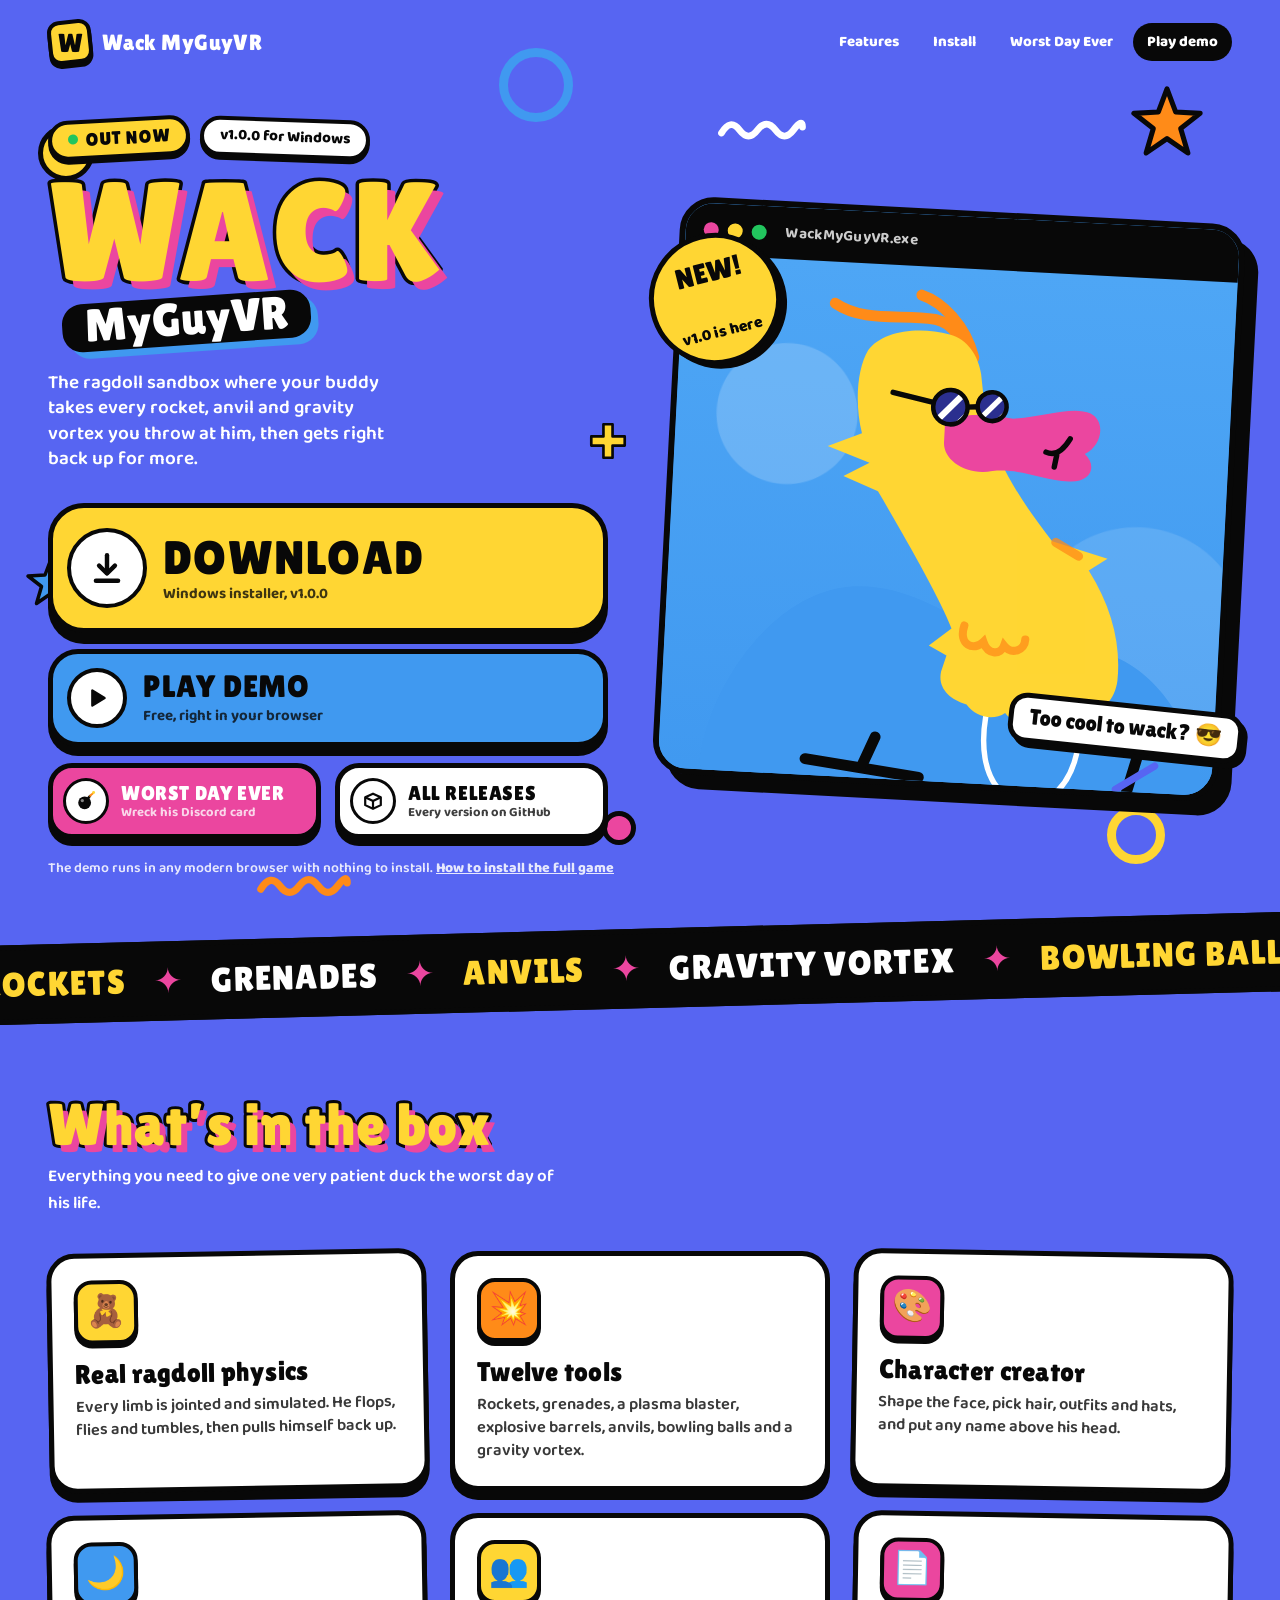
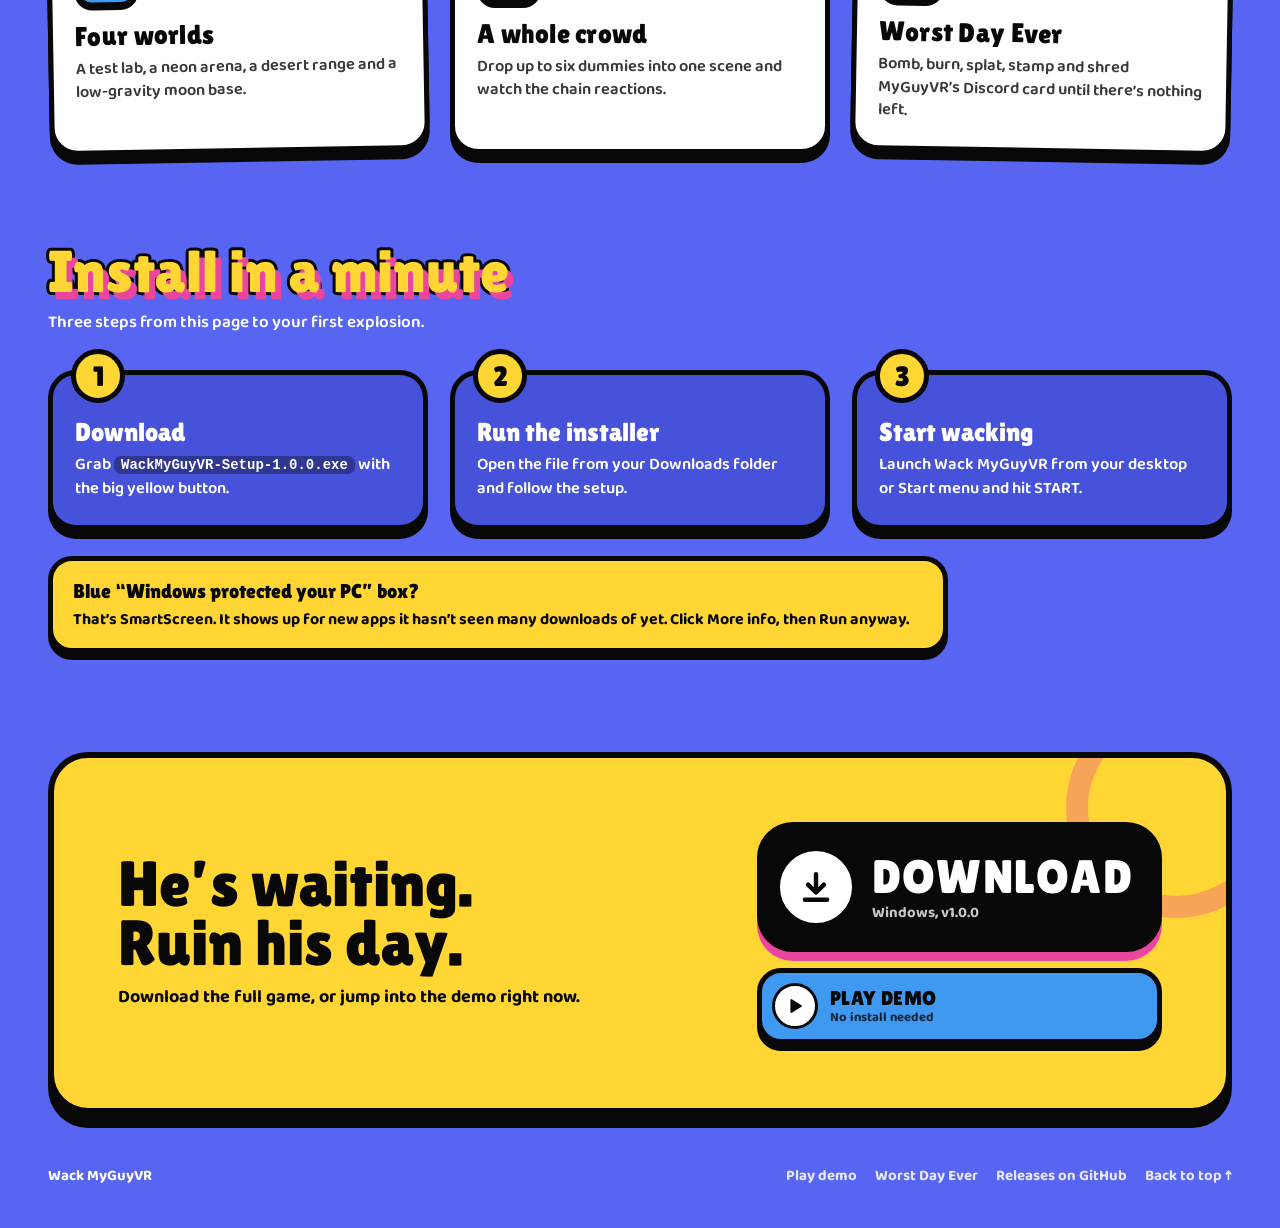
<file: index.html>
<!doctype html>
<html lang="en">
<head>
<meta charset="utf-8">
<meta name="viewport" content="width=device-width, initial-scale=1, viewport-fit=cover">
<title>Wack MyGuyVR · Download now</title>
<meta name="theme-color" content="#5765F2">
<!-- Discord / social embed: absolute URLs to the live site. Bump ?v= when you change the image so Discord refetches it. -->
<meta property="og:type" content="website">
<meta property="og:site_name" content="Wack MyGuyVR">
<meta property="og:title" content="Wack MyGuyVR · Out now">
<meta property="og:url" content="https://vocql.github.io/wackmyguyvr/">
<meta property="og:image" content="https://vocql.github.io/wackmyguyvr/og-image.png?v=4">
<meta property="og:image:width" content="1200">
<meta property="og:image:height" content="630">
<meta property="og:image:alt" content="Wack MyGuyVR: MyGuyVR is having the worst day ever, and you’re the reason. Bomb him, burn him, shred him. Make it even worse.">
<meta name="twitter:card" content="summary_large_image">
<meta name="twitter:title" content="Wack MyGuyVR · Out now">
<meta name="twitter:image" content="https://vocql.github.io/wackmyguyvr/og-image.png?v=4">
<link rel="icon" type="image/svg+xml" href="favicon.svg">
<link rel="apple-touch-icon" href="og-icon.png">
<link rel="preconnect" href="https://fonts.googleapis.com">
<link rel="preconnect" href="https://fonts.gstatic.com" crossorigin>
<link href="https://fonts.googleapis.com/css2?family=Baloo+2:wght@500;600;700;800&family=Lilita+One&display=swap" rel="stylesheet">
<link rel="stylesheet" href="home.css">
</head>
<body>
<header class="hero">
  <div class="shapes" aria-hidden="true">
    <div class="s dot" style="left:3%;top:13%;width:56px;height:56px;--c:#FFD633;--d:9s"></div>
    <div class="s ring" style="left:39%;top:5%;width:74px;height:74px;--c:#4099F0;--d:11s;--x:-10px"></div>
    <div class="s" style="right:6%;top:9%;width:72px;height:72px;--d:8s;--r:12deg"><svg viewBox="0 0 100 100"><path d="M50 4 L62 36 L96 38 L69 59 L79 93 L50 73 L21 93 L31 59 L4 38 L38 36 Z" fill="#FF8B18" stroke="#080808" stroke-width="7" stroke-linejoin="round"/></svg></div>
    <div class="s" style="left:2%;top:58%;width:50px;height:50px;--d:10s"><svg viewBox="0 0 100 100"><path d="M50 4 L62 36 L96 38 L69 59 L79 93 L50 73 L21 93 L31 59 L4 38 L38 36 Z" fill="#4099F0" stroke="#080808" stroke-width="7" stroke-linejoin="round"/></svg></div>
    <div class="s" style="right:3%;top:46%;width:56px;height:56px;--d:9s;--r:-20deg"><svg viewBox="0 0 100 100"><path d="M50 8 L94 88 L6 88 Z" fill="#EB469F" stroke="#080808" stroke-width="8" stroke-linejoin="round"/></svg></div>
    <div class="s" style="left:46%;top:44%;width:38px;height:38px;--d:7s"><svg viewBox="0 0 100 100"><path d="M38 6 h24 v32 h32 v24 h-32 v32 h-24 v-32 h-32 v-24 h32 z" fill="#FFD633" stroke="#080808" stroke-width="7" stroke-linejoin="round"/></svg></div>
    <div class="s" style="left:20%;bottom:6%;width:96px;height:32px;--d:12s"><svg viewBox="0 0 120 40"><path d="M6 24 Q18 4 30 20 T54 20 T78 20 T102 20 T114 16" fill="none" stroke="#FF8B18" stroke-width="9" stroke-linecap="round"/></svg></div>
    <div class="s" style="left:56%;top:12%;width:90px;height:30px;--d:10s;--r:-70deg"><svg viewBox="0 0 120 40"><path d="M6 24 Q18 4 30 20 T54 20 T78 20 T102 20 T114 16" fill="none" stroke="#FFFFFF" stroke-width="9" stroke-linecap="round"/></svg></div>
    <div class="s dot" style="left:47%;bottom:12%;width:34px;height:34px;--c:#EB469F;--d:8s"></div>
    <div class="s ring" style="right:9%;bottom:10%;width:58px;height:58px;--c:#FFD633;--d:10s"></div>
  </div>

  <nav class="nav" aria-label="Main">
    <a class="brand" href="#top" aria-label="Wack MyGuyVR home"><span class="brand-mark" aria-hidden="true"><span>W</span></span><span class="brand-name">Wack MyGuyVR</span></a>
    <div class="nav-links">
      <a href="#features">Features</a>
      <a href="#install">Install</a>
      <a href="worstday.html">Worst Day Ever</a>
      <a class="pill" href="play.html">Play demo</a>
    </div>
  </nav>

  <div class="hero-inner" id="top">
    <div>
      <div class="badge-row">
        <span class="badge"><span class="live" aria-hidden="true"></span>OUT NOW</span>
        <span class="badge alt">v1.0.0 for Windows</span>
      </div>
      <h1 class="logo" aria-label="Wack MyGuyVR"><span class="logo-wack" aria-hidden="true">WACK</span><span class="logo-sub" aria-hidden="true">MyGuyVR</span></h1>
      <p class="lede">The ragdoll sandbox where your buddy takes every rocket, anvil and gravity vortex you throw at him, then gets right back up for more.</p>

      <div class="cta">
        <a class="btn download" href="https://github.com/vocql/wackmyguyvr/releases/download/myguyvr/WackMyGuyVR-Setup-1.0.0.exe" download>
          <span class="ic" aria-hidden="true"><svg viewBox="0 0 24 24"><g fill="none" stroke="#080808" stroke-width="2.8" stroke-linecap="round" stroke-linejoin="round"><path d="M12 4v11"/><path d="M7 10.5l5 5 5-5"/><path d="M5 20h14"/></g></svg></span>
          <span class="t"><span class="l">DOWNLOAD</span><span class="sub">Windows installer, v1.0.0</span></span>
        </a>
        <a class="btn demo" href="play.html">
          <span class="ic" aria-hidden="true"><svg viewBox="0 0 24 24"><path d="M8 5.5v13l10.5-6.5z" fill="#080808" stroke="#080808" stroke-width="2" stroke-linejoin="round"/></svg></span>
          <span class="t"><span class="l">PLAY DEMO</span><span class="sub">Free, right in your browser</span></span>
        </a>
        <div class="cta-row">
          <a class="btn small worst" href="worstday.html">
            <span class="ic" aria-hidden="true"><svg viewBox="0 0 24 24"><circle cx="10.5" cy="14" r="7" fill="#080808"/><circle cx="8" cy="11.5" r="1.8" fill="#FFFFFF" opacity=".5"/><path d="M14.5 8.5 L16.5 6.5" stroke="#080808" stroke-width="2.6" stroke-linecap="round"/><path d="M16.5 6.5 C17.5 4.5 19.5 4.5 20 3" stroke="#FF8B18" stroke-width="2" stroke-linecap="round" fill="none"/><circle cx="20.3" cy="2.8" r="1.6" fill="#FFD633"/></svg></span>
            <span class="t"><span class="l">WORST DAY EVER</span><span class="sub">Wreck his Discord card</span></span>
          </a>
          <a class="btn small releases" href="https://github.com/vocql/wackmyguyvr/releases" target="_blank" rel="noopener">
            <span class="ic" aria-hidden="true"><svg viewBox="0 0 24 24"><g fill="none" stroke="#080808" stroke-width="2.4" stroke-linejoin="round"><path d="M3.5 8 12 4l8.5 4v8.5L12 20.5 3.5 16.5z"/><path d="M3.5 8 12 12l8.5-4M12 12v8.5"/></g></svg></span>
            <span class="t"><span class="l">ALL RELEASES</span><span class="sub">Every version on GitHub</span></span>
          </a>
        </div>
      </div>
      <p class="fine">The demo runs in any modern browser with nothing to install. <a href="#install">How to install the full game</a></p>
    </div>

    <div class="stage">
      <div class="sticker price">NEW!<small>v1.0 is here</small></div>
      <div class="window">
        <div class="titlebar"><i></i><i></i><i></i><b>WackMyGuyVR.exe</b></div>
        <div class="window-bg"></div>
        <svg class="duck" xmlns="http://www.w3.org/2000/svg" viewBox="0 0 600 620" role="img" aria-label="MyGuyVR, the yellow duck mascot in sunglasses"> <defs> <clipPath id="lensL"><circle cx="290" cy="188" r="19"/></clipPath> <clipPath id="lensR"><circle cx="336" cy="185" r="16"/></clipPath> <clipPath id="eyeClipL"><circle cx="290" cy="188" r="15"/></clipPath> <clipPath id="eyeClipR"><circle cx="336" cy="185" r="12.5"/></clipPath> </defs> <g class="m-bob"> <path d="M34 586 C44 500 108 404 188 392 C246 384 292 414 330 428 L462 448 C526 456 574 520 588 586 C592 606 572 618 546 618 L76 618 C50 618 30 606 34 586 Z" fill="#4099F0"/> <g fill="none" stroke-linecap="round"> <path d="M352 500 C338 556 348 600 378 616" stroke="#FFFFFF" stroke-width="6"/> <path d="M446 506 C458 556 446 596 420 614" stroke="#FFFFFF" stroke-width="6"/> <path d="M150 584 L276 598" stroke="#080808" stroke-width="12"/> <path d="M214 586 L226 556" stroke="#080808" stroke-width="12"/> <path d="M520 548 L506 604" stroke="#080808" stroke-width="12"/> <path d="M494 600 L536 572" stroke="#5765F2" stroke-width="8"/> </g> <g class="m-sway"> <g class="m-hair" fill="none" stroke="#FF8B18" stroke-width="12" stroke-linecap="round"> <path class="t1" d="M157 80 C190 100 230 88 268 92 C290 96 302 114 297 138"/> <path class="t2" d="M252 66 C274 72 302 96 313 132"/> </g> <path d="M196 130 C210 108 250 100 285 108 C305 112 318 130 322 150 L330 200 C346 250 372 286 410 330 L472 346 L452 360 C480 400 492 440 490 480 C488 505 470 520 455 515 C445 530 425 532 412 522 C400 535 378 535 368 522 C355 532 335 528 325 515 C305 510 292 498 295 480 L300 462 L280 452 L304 432 C290 400 246 332 215 285 L176 270 L204 254 L157 238 L194 222 C184 190 185 150 196 130 Z" fill="#FFD633"/> <g fill="none" stroke="#FF8B18" stroke-linecap="round" opacity=".75"> <path d="M414 331 L440 345" stroke-width="10"/> <path d="M318 428 C312 450 330 456 340 445 C346 460 360 458 363 448 C372 458 386 452 386 440" stroke-width="9"/> </g> <g class="m-mouth"> <path d="M285 207 C300 192 330 194 360 197 C395 193 425 179 445 187 C463 195 459 222 441 232 C456 245 449 263 425 263 C395 263 370 251 340 256 C310 263 284 246 285 226 Z" fill="#EB469F"/> <g fill="none" stroke="#080808" stroke-width="6" stroke-linecap="round"> <path d="M398 232 Q412 238 424 216"/> <path d="M410 235 L408 248"/> </g> </g> <g class="m-eyes"> <g clip-path="url(#eyeClipL)"> <circle cx="290" cy="188" r="15" fill="#FFFFFF"/> <circle cx="296" cy="190" r="7" fill="#080808"/> </g> <g clip-path="url(#eyeClipR)"> <circle cx="336" cy="185" r="12.5" fill="#FFFFFF"/> <circle cx="341" cy="187" r="6" fill="#080808"/> </g> </g> <g class="m-shades"> <path d="M272 184 L226 175" fill="none" stroke="#080808" stroke-width="6" stroke-linecap="round"/> <path d="M308 187 L321 186" fill="none" stroke="#080808" stroke-width="6" stroke-linecap="round"/> <g clip-path="url(#lensL)"> <circle cx="290" cy="188" r="19" fill="#2B2F8F"/> <g class="m-glint"> <path d="M266 214 L312 164" stroke="#FFFFFF" stroke-width="7" stroke-linecap="round"/> <path d="M284 220 L326 176" stroke="#FFFFFF" stroke-width="4" stroke-linecap="round"/> </g> </g> <circle cx="290" cy="188" r="19" fill="none" stroke="#080808" stroke-width="5"/> <g clip-path="url(#lensR)"> <circle cx="336" cy="185" r="16" fill="#2B2F8F"/> <g class="m-glint"> <path d="M316 207 L354 166" stroke="#FFFFFF" stroke-width="6" stroke-linecap="round"/> <path d="M331 212 L362 179" stroke="#FFFFFF" stroke-width="3.5" stroke-linecap="round"/> </g> </g> <circle cx="336" cy="185" r="16" fill="none" stroke="#080808" stroke-width="5"/> </g> </g> </g> </svg>
      </div>
      <div class="sticker ver">Too cool to wack? 😎</div>
    </div>
  </div>
</header>

<div class="marquee" aria-hidden="true"><div class="track"><span>ROCKETS</span><span>GRENADES</span><span>ANVILS</span><span>GRAVITY VORTEX</span><span>BOWLING BALLS</span><span>PLASMA BLASTER</span><span>EXPLOSIVE BARRELS</span><span>RAGDOLL PHYSICS</span><span>ROCKETS</span><span>GRENADES</span><span>ANVILS</span><span>GRAVITY VORTEX</span><span>BOWLING BALLS</span><span>PLASMA BLASTER</span><span>EXPLOSIVE BARRELS</span><span>RAGDOLL PHYSICS</span></div></div>

<main>
  <section class="section" id="features">
    <h2 class="h2">What’s in the box</h2>
    <p class="kicker">Everything you need to give one very patient duck the worst day of his life.</p>
    <div class="grid">
      <article class="card"><div class="em" style="--c:#FFD633" aria-hidden="true">🧸</div><h3>Real ragdoll physics</h3><p>Every limb is jointed and simulated. He flops, flies and tumbles, then pulls himself back up.</p></article>
      <article class="card"><div class="em" style="--c:#FF8B18" aria-hidden="true">💥</div><h3>Twelve tools</h3><p>Rockets, grenades, a plasma blaster, explosive barrels, anvils, bowling balls and a gravity vortex.</p></article>
      <article class="card"><div class="em" style="--c:#EB469F" aria-hidden="true">🎨</div><h3>Character creator</h3><p>Shape the face, pick hair, outfits and hats, and put any name above his head.</p></article>
      <article class="card"><div class="em" style="--c:#4099F0" aria-hidden="true">🌙</div><h3>Four worlds</h3><p>A test lab, a neon arena, a desert range and a low-gravity moon base.</p></article>
      <article class="card"><div class="em" style="--c:#FFD633" aria-hidden="true">👥</div><h3>A whole crowd</h3><p>Drop up to six dummies into one scene and watch the chain reactions.</p></article>
      <article class="card"><div class="em" style="--c:#EB469F" aria-hidden="true">📄</div><h3>Worst Day Ever</h3><p>Bomb, burn, splat, stamp and shred MyGuyVR’s Discord card until there’s nothing left.</p></article>
    </div>
  </section>

  <section class="section" id="install">
    <h2 class="h2">Install in a minute</h2>
    <p class="kicker">Three steps from this page to your first explosion.</p>
    <div class="steps">
      <div class="step"><h3>Download</h3><p>Grab <code>WackMyGuyVR-Setup-1.0.0.exe</code> with the big yellow button.</p></div>
      <div class="step"><h3>Run the installer</h3><p>Open the file from your Downloads folder and follow the setup.</p></div>
      <div class="step"><h3>Start wacking</h3><p>Launch Wack MyGuyVR from your desktop or Start menu and hit START.</p></div>
    </div>
    <div class="note"><b>Blue “Windows protected your PC” box?</b><span>That’s SmartScreen. It shows up for new apps it hasn’t seen many downloads of yet. Click <strong>More info</strong>, then <strong>Run anyway</strong>.</span></div>
  </section>

  <section class="final">
    <div class="final-box">
      <div>
        <h2>He’s waiting.<br>Ruin his day.</h2>
        <p>Download the full game, or jump into the demo right now.</p>
      </div>
      <div class="cta" style="margin:0;min-width:min(100%,420px)">
        <a class="btn download" href="https://github.com/vocql/wackmyguyvr/releases/download/myguyvr/WackMyGuyVR-Setup-1.0.0.exe" download>
          <span class="ic" aria-hidden="true"><svg viewBox="0 0 24 24"><g fill="none" stroke="#080808" stroke-width="2.8" stroke-linecap="round" stroke-linejoin="round"><path d="M12 4v11"/><path d="M7 10.5l5 5 5-5"/><path d="M5 20h14"/></g></svg></span>
          <span class="t"><span class="l">DOWNLOAD</span><span class="sub">Windows, v1.0.0</span></span>
        </a>
        <a class="btn small demo" href="play.html" style="--c:#4099F0;--fg:#080808;box-shadow:0 7px 0 #080808">
          <span class="ic" aria-hidden="true"><svg viewBox="0 0 24 24"><path d="M8 5.5v13l10.5-6.5z" fill="#080808" stroke="#080808" stroke-width="2" stroke-linejoin="round"/></svg></span>
          <span class="t"><span class="l">PLAY DEMO</span><span class="sub">No install needed</span></span>
        </a>
      </div>
    </div>
  </section>
</main>

<footer class="foot">
  <span>Wack MyGuyVR</span>
  <nav aria-label="Footer">
    <a href="play.html">Play demo</a>
    <a href="worstday.html">Worst Day Ever</a>
    <a href="https://github.com/vocql/wackmyguyvr/releases" target="_blank" rel="noopener">Releases on GitHub</a>
    <a href="#top">Back to top ↑</a>
  </nav>
</footer>
</body>
</html>
</file>
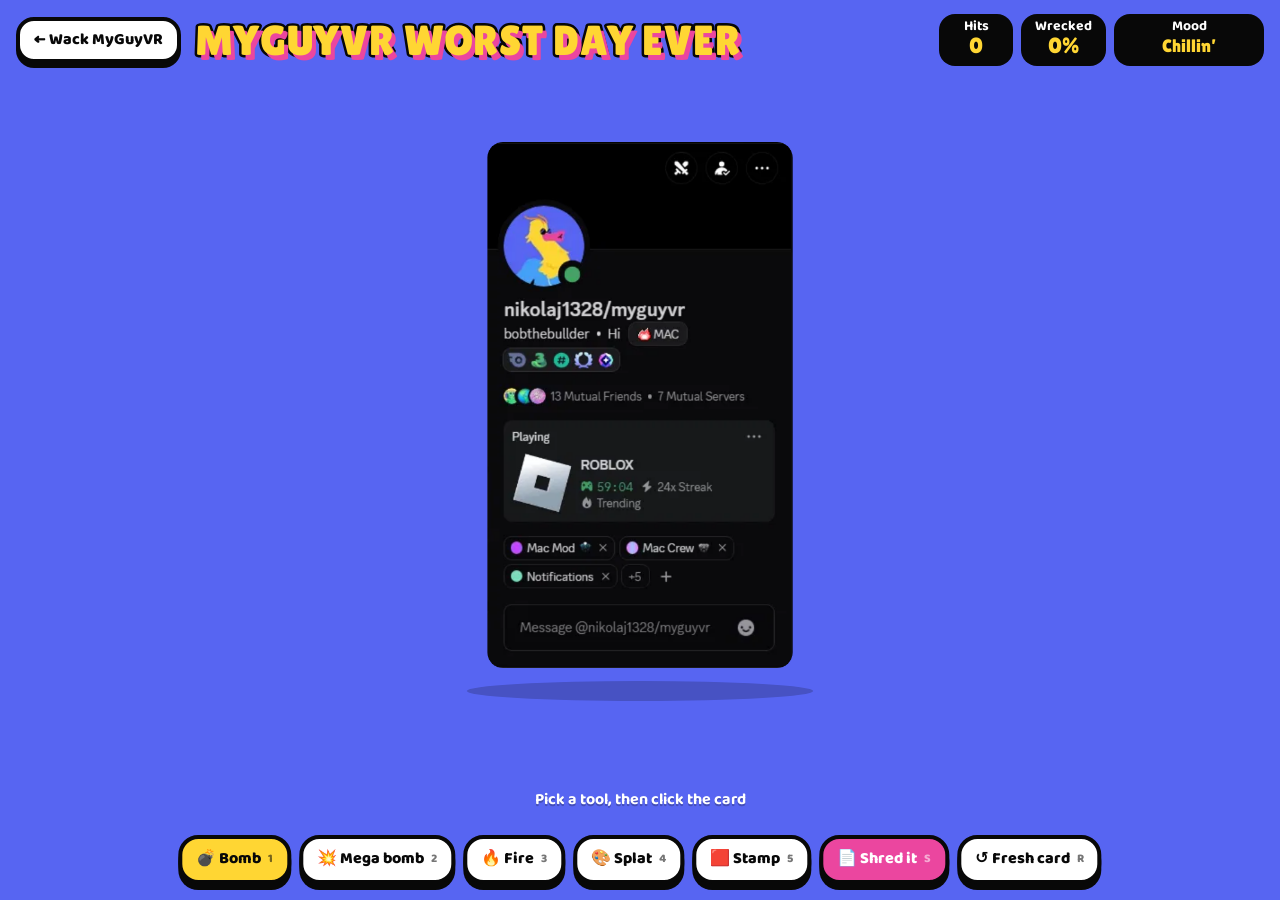
<file: pfp.html>
<!doctype html><html lang="en"><head><meta charset="utf-8"><title>MYGUYVR WORST DAY EVER</title><meta http-equiv="refresh" content="0; url=worstday.html"><link rel="canonical" href="https://vocql.github.io/wackmyguyvr/worstday.html"></head><body><a href="worstday.html">Go to MYGUYVR WORST DAY EVER</a></body></html>
</file>
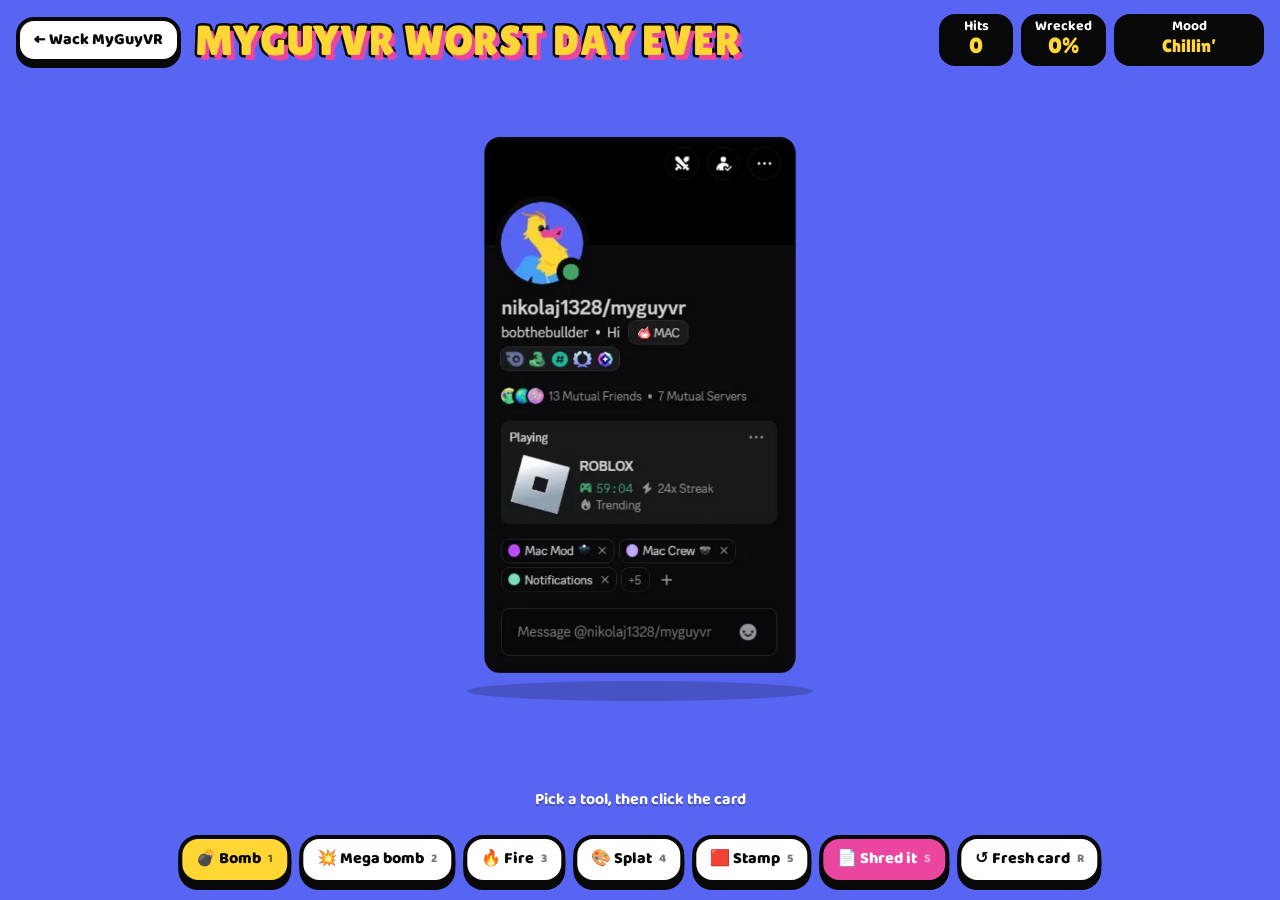
<file: worstday.html>
<!doctype html>
<html lang="en">
<head>
<meta charset="utf-8">
<meta name="viewport" content="width=device-width, initial-scale=1, viewport-fit=cover">
<title>MYGUYVR WORST DAY EVER</title>
<meta name="description" content="Bomb it, burn it, splat it, stamp it, shred it. Give MyGuyVR the worst day ever.">
<meta name="theme-color" content="#5765F2">
<meta property="og:type" content="website">
<meta property="og:site_name" content="Wack MyGuyVR">
<meta property="og:title" content="MYGUYVR WORST DAY EVER">
<meta property="og:description" content="Bomb it, burn it, splat it, stamp it, shred it. Give MyGuyVR the worst day ever. Free in your browser.">
<meta property="og:url" content="https://vocql.github.io/wackmyguyvr/worstday.html">
<meta property="og:image" content="https://vocql.github.io/wackmyguyvr/og-worstday.png?v=1">
<meta property="og:image:width" content="1200">
<meta property="og:image:height" content="630">
<meta name="twitter:card" content="summary_large_image">
<meta name="twitter:image" content="https://vocql.github.io/wackmyguyvr/og-worstday.png?v=1">
<link rel="icon" type="image/svg+xml" href="favicon.svg">
<link rel="preconnect" href="https://fonts.googleapis.com">
<link rel="preconnect" href="https://fonts.gstatic.com" crossorigin>
<link href="https://fonts.googleapis.com/css2?family=Baloo+2:wght@600;700;800&family=Lilita+One&display=swap" rel="stylesheet">
<style>
:root {
  --peri: #5765F2; --yellow: #FFD633; --orange: #FF8B18; --pink: #EB469F; --sky: #4099F0; --ink: #080808; --white: #FFFFFF;
  color-scheme: light; box-sizing: border-box;
  padding-top: env(safe-area-inset-top, 0px); padding-bottom: env(safe-area-inset-bottom, 0px);
}
*, *::before, *::after { box-sizing: inherit; }
html { scroll-padding-top: env(safe-area-inset-top, 0px); }
html, body { margin: 0; height: 100%; overflow: hidden; background: var(--peri); font-family: 'Baloo 2', 'Trebuchet MS', system-ui, sans-serif; color: var(--white); }
body::before { content: ""; position: fixed; inset: 0 0 auto; height: env(safe-area-inset-top, 0px); z-index: 10; background: var(--peri); }
#c { position: fixed; inset: 0; width: 100%; height: 100%; display: block; touch-action: none; cursor: crosshair; }
.bar { position: fixed; z-index: 3; top: calc(env(safe-area-inset-top, 0px) + 14px); left: 16px; right: 16px; display: flex; align-items: center; gap: 14px; pointer-events: none; }
.bar > * { pointer-events: auto; }
.back { color: var(--ink); text-decoration: none; font-weight: 800; font-size: 16px; background: var(--white); border: 4px solid var(--ink); border-radius: 18px; padding: 6px 14px 7px; box-shadow: 0 5px 0 var(--ink); transition: transform .2s cubic-bezier(.34,1.56,.64,1); white-space: nowrap; }
.back:hover { transform: translateY(-3px); }
h1 { margin: 0; flex: 1; font-family: 'Lilita One', 'Arial Black', sans-serif; font-weight: 400; font-size: clamp(24px, 3.3vw, 48px); line-height: .95; letter-spacing: .02em; color: var(--yellow); -webkit-text-stroke: 5px var(--ink); paint-order: stroke fill; text-shadow: 4px 5px 0 var(--pink); }
.stats { display: flex; gap: 8px; }
.stat { background: var(--ink); color: var(--white); border-radius: 16px; padding: 5px 14px 7px; font-weight: 700; font-size: 14px; line-height: 1.1; text-align: center; min-width: 74px; }
.stat b { display: block; font-family: 'Lilita One', 'Arial Black', sans-serif; font-weight: 400; font-size: 22px; color: var(--yellow); white-space: nowrap; }
.stat.mood { min-width: 150px; }
.stat.mood b { transition: color .3s; font-size: 18px; line-height: 1.35; }
.tools { position: fixed; z-index: 3; left: 50%; transform: translateX(-50%); bottom: calc(env(safe-area-inset-bottom, 0px) + 16px); display: flex; gap: 8px; flex-wrap: wrap; justify-content: center; width: max-content; max-width: calc(100vw - 24px); }
.tb { font-family: inherit; font-size: 16px; font-weight: 800; color: var(--ink); background: var(--white); border: 4px solid var(--ink); border-radius: 20px; padding: 7px 14px 9px; box-shadow: 0 6px 0 var(--ink); cursor: pointer; display: inline-flex; align-items: center; gap: 7px; transition: transform .22s cubic-bezier(.34,1.56,.64,1), box-shadow .22s, background-color .15s; -webkit-tap-highlight-color: transparent; }
.tb:hover { transform: translateY(-4px) rotate(-1deg); box-shadow: 0 10px 0 var(--ink); }
.tb:active { transform: translateY(4px); box-shadow: 0 2px 0 var(--ink); }
.tb:focus-visible { outline: 4px solid var(--white); outline-offset: 3px; }
.tb.on { background: var(--yellow); }
.tb.act { background: var(--pink); color: var(--white); }
.tb .k { font-size: 12px; opacity: .55; }
.hint { position: fixed; z-index: 2; left: 50%; transform: translateX(-50%); bottom: calc(env(safe-area-inset-bottom, 0px) + 88px); font-weight: 700; font-size: 16px; pointer-events: none; text-shadow: 0 2px 0 rgba(8,8,8,.25); white-space: nowrap; }
.toast { position: fixed; z-index: 5; left: 50%; top: 42%; transform: translate(-50%, -50%) scale(.6); opacity: 0; pointer-events: none; font-family: 'Lilita One', 'Arial Black', sans-serif; font-size: clamp(40px, 7.5vw, 104px); color: var(--yellow); -webkit-text-stroke: 7px var(--ink); paint-order: stroke fill; text-shadow: 6px 7px 0 var(--pink); transition: opacity .3s, transform .45s cubic-bezier(.34,1.56,.64,1); text-align: center; line-height: .92; white-space: nowrap; }
.toast.show { opacity: 1; transform: translate(-50%, -50%) scale(1) rotate(-5deg); }
@media (max-width: 760px) {
  .bar { flex-wrap: wrap; gap: 8px; }
  h1 { order: 3; flex-basis: 100%; font-size: 26px; -webkit-text-stroke: 4px var(--ink); }
  .stats { margin-left: auto; }
  .back { font-size: 14px; padding: 5px 10px; }
  .stat { padding: 4px 8px 5px; font-size: 11px; min-width: 0; } .stat b { font-size: 16px; }
  .stat.mood { min-width: 108px; } .stat.mood b { font-size: 13px; line-height: 1.5; }
  .tb { font-size: 14px; padding: 6px 10px 8px; } .tb .k { display: none; }
  .hint { bottom: calc(env(safe-area-inset-bottom, 0px) + 126px); font-size: 14px; }
}
@media (prefers-reduced-motion: reduce) { .tb, .back, .toast { transition: none; } }
</style>
</head>
<body>
<canvas id="c" aria-label="MyGuyVR's Discord profile card. Use the tools to wreck it."></canvas>
<header class="bar">
  <a class="back" href="index.html">← Wack MyGuyVR</a>
  <h1>MYGUYVR WORST DAY EVER</h1>
  <div class="stats">
    <div class="stat">Hits<b id="s-hits">0</b></div>
    <div class="stat">Wrecked<b id="s-pct">0%</b></div>
    <div class="stat mood">Mood<b id="s-mood">Chillin’</b></div>
  </div>
</header>
<nav class="tools" aria-label="Tools">
  <button class="tb on" data-tool="bomb" type="button">💣 Bomb <span class="k">1</span></button>
  <button class="tb" data-tool="mega" type="button">💥 Mega bomb <span class="k">2</span></button>
  <button class="tb" data-tool="fire" type="button">🔥 Fire <span class="k">3</span></button>
  <button class="tb" data-tool="splat" type="button">🎨 Splat <span class="k">4</span></button>
  <button class="tb" data-tool="stamp" type="button">🟥 Stamp <span class="k">5</span></button>
  <button class="tb act" id="b-shred" type="button">📄 Shred it <span class="k">S</span></button>
  <button class="tb" id="b-reset" type="button">↺ Fresh card <span class="k">R</span></button>
</nav>
<div class="hint" id="hint">Pick a tool, then click the card</div>
<div class="toast" id="toast"></div>
<script>
(function () {
  'use strict';
  const CARD_SRC = '[data-uri]';
  const $ = (s) => document.querySelector(s);
  const TAU = Math.PI * 2;
  const rand = (a, b) => a + Math.random() * (b - a);
  const clamp = (v, a, b) => Math.max(a, Math.min(b, v));
  const pick = (a) => a[Math.floor(Math.random() * a.length)];
  const reduce = window.matchMedia('(prefers-reduced-motion: reduce)').matches;

  const cv = $('#c'), ctx = cv.getContext('2d');
  let W = 0, H = 0, DPR = 1;
  const TW = 516, TH = 885, TMAX = Math.max(TW, TH);       // card texture (1.5x the screenshot)
  const A = document.createElement('canvas'); A.width = TW; A.height = TH;
  const actx = A.getContext('2d', { willReadFrequently: true });
  let BG = document.createElement('canvas'), bgx = BG.getContext('2d');
  const probe = document.createElement('canvas'); probe.width = 48; probe.height = 82;
  const pctx = probe.getContext('2d', { willReadFrequently: true });

  const card = { x: 0, y: 0, w: 300, h: 514, ox: 0, oy: 0, vx: 0, vy: 0, rot: 0, vr: 0, pop: 1 };
  let tool = 'bomb', source = null, baseCount = 1, wrecked = 0, hits = 0, destroyed = false, worstShown = false;
  let shake = 0, flash = 0, shredding = null, machineDone = false, firing = false, lastFire = null;
  const GX = 22, GY = 38, heat = new Float32Array(GX * GY), burnt = new Uint8Array(GX * GY);
  const pieces = [], sparks = [], smoke = [], bombs = [], rings = [], drops = [];

  /* ---------- sound ---------- */
  let ac = null, noise = null;
  function audio() {
    if (ac) { if (ac.state === 'suspended') ac.resume(); return; }
    try {
      ac = new (window.AudioContext || window.webkitAudioContext)();
      const len = ac.sampleRate * 2, b = ac.createBuffer(1, len, ac.sampleRate), d = b.getChannelData(0);
      for (let i = 0; i < len; i++) d[i] = Math.random() * 2 - 1;
      noise = b;
    } catch (e) { ac = null; }
  }
  function burst(dur, type, f0, f1, vol, q, delay) {
    if (!ac) return;
    const t = ac.currentTime + (delay || 0), s = ac.createBufferSource(), f = ac.createBiquadFilter(), g = ac.createGain();
    s.buffer = noise; f.type = type; f.Q.value = q || 0.8;
    f.frequency.setValueAtTime(f0, t); f.frequency.exponentialRampToValueAtTime(Math.max(20, f1), t + dur);
    g.gain.setValueAtTime(vol, t); g.gain.exponentialRampToValueAtTime(0.0001, t + dur);
    s.connect(f); f.connect(g); g.connect(ac.destination); s.start(t, Math.random()); s.stop(t + dur + 0.05);
  }
  function tone(f0, f1, dur, type, vol, delay) {
    if (!ac) return;
    const t = ac.currentTime + (delay || 0), o = ac.createOscillator(), g = ac.createGain();
    o.type = type; o.frequency.setValueAtTime(f0, t); o.frequency.exponentialRampToValueAtTime(Math.max(1, f1), t + dur);
    g.gain.setValueAtTime(0.0001, t); g.gain.exponentialRampToValueAtTime(vol, t + 0.01); g.gain.exponentialRampToValueAtTime(0.0001, t + dur);
    o.connect(g); g.connect(ac.destination); o.start(t); o.stop(t + dur + 0.05);
  }
  let lastCrackle = 0;
  const sfx = {
    boom(big) { burst(big ? 1.8 : 1.1, 'lowpass', 2600, 50, big ? 1 : 0.8); tone(100, 26, big ? 1.2 : 0.8, 'sine', 0.8); },
    rip() { for (let i = 0; i < 3; i++) burst(0.08 + Math.random() * 0.08, 'bandpass', 3200, 1500, 0.35, 2.5, i * 0.05 + Math.random() * 0.03); },
    whistle() { tone(1800, 700, 0.3, 'sine', 0.06); },
    crackle() { const n = performance.now(); if (n - lastCrackle < 70) return; lastCrackle = n; burst(0.05, 'highpass', 3000, 2000, 0.12, 1); burst(0.25, 'lowpass', 600, 200, 0.08); },
    splat() { burst(0.18, 'lowpass', 900, 120, 0.7, 1.5); tone(220, 70, 0.12, 'sine', 0.3); },
    stamp() { tone(120, 50, 0.12, 'square', 0.25); burst(0.08, 'lowpass', 1200, 200, 0.6); },
    motor(d) { tone(70, 60, d, 'sawtooth', 0.12); burst(d, 'bandpass', 1200, 900, 0.18, 1.5); for (let i = 0; i < 10; i++) burst(0.06, 'bandpass', 4000, 2000, 0.2, 3, 0.25 + i * d / 12); },
  };

  /* ---------- layout ---------- */
  function resize() {
    DPR = Math.min(2, window.devicePixelRatio || 1);
    const nw = window.innerWidth, nh = window.innerHeight, old = BG;
    BG = document.createElement('canvas'); BG.width = Math.round(nw * DPR); BG.height = Math.round(nh * DPR); bgx = BG.getContext('2d');
    if (old.width) bgx.drawImage(old, 0, 0, BG.width, BG.height);
    W = nw; H = nh; cv.width = Math.round(W * DPR); cv.height = Math.round(H * DPR);
    const narrow = W < 760;
    card.h = Math.min(H * (narrow ? 0.52 : 0.6), (W * 0.62) * (TH / TW), 720);
    card.w = card.h * (TW / TH);
    card.x = W / 2; card.y = H * (narrow ? 0.45 : 0.45);
  }
  window.addEventListener('resize', resize);

  /* ---------- card texture ---------- */
  function rrect(g, x, y, w, h, r) { g.beginPath(); g.moveTo(x + r, y); g.arcTo(x + w, y, x + w, y + h, r); g.arcTo(x + w, y + h, x, y + h, r); g.arcTo(x, y + h, x, y, r); g.arcTo(x, y, x + w, y, r); g.closePath(); }
  function paintCard() {
    actx.globalCompositeOperation = 'source-over';
    actx.clearRect(0, 0, TW, TH);
    actx.save(); rrect(actx, 3, 3, TW - 6, TH - 6, 26); actx.clip();
    actx.imageSmoothingQuality = 'high'; actx.drawImage(source, 0, 0, TW, TH);
    actx.restore();
    heat.fill(0); burnt.fill(0);
    baseCount = countPixels() || 1; wrecked = 0; hits = 0; destroyed = false; worstShown = false; machineDone = false;
    card.pop = 0.6; updateStats();
  }
  function countPixels() {
    pctx.clearRect(0, 0, 48, 82); pctx.drawImage(A, 0, 0, 48, 82);
    const d = pctx.getImageData(0, 0, 48, 82).data; let n = 0;
    for (let i = 3; i < d.length; i += 4) if (d[i] > 40) n++;
    return n;
  }
  const MOODS = [[0, 'Chillin’', '#FFD633'], [8, 'Bad day', '#FFB25B'], [25, 'Terrible', '#FF8B18'], [50, 'WORST DAY EVER', '#ff6b9a']];
  function updateStats() {
    wrecked = clamp(1 - countPixels() / baseCount, 0, 1);
    const score = wrecked * 100 + hits * 1.5;
    let m = MOODS[0]; MOODS.forEach((x) => { if (score >= x[0]) m = x; });
    $('#s-hits').textContent = hits; $('#s-pct').textContent = Math.round(wrecked * 100) + '%';
    const mood = $('#s-mood'); mood.textContent = m[1]; mood.style.color = m[2];
    if (m[1] === 'WORST DAY EVER' && !worstShown && !destroyed) { worstShown = true; showToast('WORST DAY<br>EVER!'); }
    if (wrecked > 0.9 && !destroyed) { destroyed = true; showToast('TOTALLY<br>WRECKED'); }
  }
  let toastT = 0;
  function showToast(html) { const t = $('#toast'); t.innerHTML = html; t.classList.add('show'); clearTimeout(toastT); toastT = setTimeout(() => t.classList.remove('show'), 1900); }

  const kScale = () => card.w / TW;
  const left = () => card.x - card.w / 2, top = () => card.y - card.h / 2;
  const toTex = (px, py) => [(px - card.ox - left()) / kScale(), (py - card.oy - top()) / kScale()];
  const texToScreen = (tx, ty) => [left() + tx * kScale(), top() + ty * kScale()];
  const onCard = (px, py, pad) => { const [tx, ty] = toTex(px, py); return tx > -pad && ty > -pad && tx < TW + pad && ty < TH + pad; };

  /* ---------- paper pieces ---------- */
  function makePiece(poly, hx, hy, R, kick, opts) {
    let minx = Infinity, miny = Infinity, maxx = -Infinity, maxy = -Infinity;
    poly.forEach(([x, y]) => { minx = Math.min(minx, x); miny = Math.min(miny, y); maxx = Math.max(maxx, x); maxy = Math.max(maxy, y); });
    minx = Math.floor(clamp(minx, 0, TW)); miny = Math.floor(clamp(miny, 0, TH)); maxx = Math.ceil(clamp(maxx, 0, TW)); maxy = Math.ceil(clamp(maxy, 0, TH));
    const w = maxx - minx, h = maxy - miny;
    if (w < 3 || h < 3) return null;
    const c = document.createElement('canvas'); c.width = w; c.height = h;
    const g = c.getContext('2d', { willReadFrequently: true });
    g.translate(-minx, -miny);
    g.beginPath(); poly.forEach(([x, y], i) => (i ? g.lineTo(x, y) : g.moveTo(x, y))); g.closePath(); g.clip();
    g.drawImage(A, 0, 0);
    if (R) {
      g.globalCompositeOperation = 'source-atop';
      const gr = g.createRadialGradient(hx, hy, 0, hx, hy, R * 1.1);
      gr.addColorStop(0, 'rgba(25,12,6,.95)'); gr.addColorStop(0.35, 'rgba(40,20,8,.65)'); gr.addColorStop(1, 'rgba(60,30,10,0)');
      g.fillStyle = gr; g.fillRect(minx, miny, w, h);
    }
    g.setTransform(1, 0, 0, 1, 0, 0);
    const data = g.getImageData(0, 0, w, h).data; let filled = 0;
    for (let i = 3; i < data.length; i += 16) if (data[i] > 30) filled++;
    if (filled < (w * h) / 4 * 0.08) return null;
    const back = document.createElement('canvas'); back.width = w; back.height = h;
    const b2 = back.getContext('2d'); b2.drawImage(c, 0, 0); b2.globalCompositeOperation = 'source-in';
    b2.fillStyle = '#efe9dc'; b2.fillRect(0, 0, w, h);
    b2.globalCompositeOperation = 'source-atop'; b2.fillStyle = 'rgba(0,0,0,.08)'; b2.fillRect(0, h * 0.5, w, h * 0.5);
    const cxT = minx + w / 2, cyT = miny + h / 2, [sx, sy] = texToScreen(cxT, cyT);
    let dx = cxT - hx, dy = cyT - hy; const dl = Math.hypot(dx, dy) || 1; dx /= dl; dy /= dl;
    const sp = rand(260, 820) * kick, o = opts || {};
    const p = {
      c, back, w, h, x: sx + card.ox, y: sy + card.oy, k: kScale(),
      vx: o.vx !== undefined ? o.vx : dx * sp, vy: o.vy !== undefined ? o.vy : dy * sp - rand(150, 380) * kick,
      rot: 0, av: o.av !== undefined ? o.av : rand(-12, 12), flip: 0, fv: o.fv !== undefined ? o.fv : rand(-9, 9),
      fs: rand(2, 4.5), fa: rand(60, 160), t: rand(0, 6), rest: rand(0, 26), landed: false, strip: !!o.strip,
    };
    pieces.push(p);
    if (pieces.length > 520) { const i = pieces.findIndex((q) => q.landed); pieces.splice(i >= 0 ? i : 0, 1); }
    return p;
  }
  function jaggedRing(cx, cy, R, n) {
    const pts = [];
    for (let i = 0; i < n; i++) { const a = (i / n) * TAU + rand(-0.12, 0.12), rr = R * rand(0.62, 1.12); pts.push([cx + Math.cos(a) * rr, cy + Math.sin(a) * rr]); }
    return pts;
  }
  function burnAround(cx, cy, R, strength) {
    const s = strength === undefined ? 1 : strength;
    actx.globalCompositeOperation = 'source-atop';
    const gr = actx.createRadialGradient(cx, cy, R * 0.5, cx, cy, R * 2.1);
    gr.addColorStop(0, `rgba(18,9,4,${0.97 * s})`); gr.addColorStop(0.28, `rgba(48,24,10,${0.75 * s})`); gr.addColorStop(0.6, `rgba(70,40,15,${0.3 * s})`); gr.addColorStop(1, 'rgba(70,40,15,0)');
    actx.fillStyle = gr; actx.fillRect(cx - R * 2.2, cy - R * 2.2, R * 4.4, R * 4.4);
    actx.lineCap = 'round';
    for (let i = 0; i < 16 * s; i++) {
      const a = rand(0, TAU), l = R * rand(1.2, 3.1);
      actx.strokeStyle = `rgba(20,12,6,${rand(0.12, 0.35)})`; actx.lineWidth = rand(2, 7);
      actx.beginPath(); actx.moveTo(cx + Math.cos(a) * R * 0.8, cy + Math.sin(a) * R * 0.8); actx.lineTo(cx + Math.cos(a) * l, cy + Math.sin(a) * l); actx.stroke();
    }
    for (let i = 0; i < 26 * s; i++) { const a = rand(0, TAU), d = R * rand(0.9, 2.4); actx.fillStyle = `rgba(15,8,4,${rand(0.2, 0.55)})`; actx.beginPath(); actx.arc(cx + Math.cos(a) * d, cy + Math.sin(a) * d, rand(1.5, 6), 0, TAU); actx.fill(); }
    actx.strokeStyle = 'rgba(255,130,40,.5)'; actx.lineWidth = 3;
    actx.beginPath(); actx.arc(cx, cy, R * 1.02, 0, TAU); actx.stroke();
    actx.globalCompositeOperation = 'source-over';
  }
  function punch(pts) {
    actx.globalCompositeOperation = 'destination-out';
    actx.beginPath(); pts.forEach(([x, y], i) => (i ? actx.lineTo(x, y) : actx.moveTo(x, y))); actx.closePath(); actx.fill();
    actx.globalCompositeOperation = 'source-over';
  }
  function tearHole(cx, cy, R, kick) {
    const n = 12 + Math.floor(Math.random() * 6), pts = jaggedRing(cx, cy, R, n);
    for (let i = 0; i < n; i++) {
      const a = pts[i], b = pts[(i + 1) % n];
      const m = [(a[0] + b[0]) / 2 + rand(-R, R) * 0.15, (a[1] + b[1]) / 2 + rand(-R, R) * 0.15];
      makePiece([[cx + rand(-4, 4), cy + rand(-4, 4)], a, [(m[0] - cx) * 1.35 + cx, (m[1] - cy) * 1.35 + cy], b], cx, cy, R, kick);
    }
    punch(pts); burnAround(cx, cy, R);
  }
  function shatterAll(cx, cy, kick) {
    burnAround(cx, cy, TW * 0.14);
    const rings = [0, TMAX * 0.14, TMAX * 0.32, TMAX * 0.55, TMAX * 0.85, TMAX * 1.3], sectors = [7, 11, 15, 19, 23];
    for (let ri = 0; ri < rings.length - 1; ri++) {
      const n = sectors[ri], off = rand(0, TAU);
      for (let i = 0; i < n; i++) {
        const a0 = off + (i / n) * TAU, a1 = off + ((i + 1) / n) * TAU, r0 = rings[ri] * rand(0.9, 1.1), r1 = rings[ri + 1] * rand(0.9, 1.1), am = (a0 + a1) / 2;
        const P = (a, r) => [cx + Math.cos(a) * r, cy + Math.sin(a) * r];
        const poly = ri === 0 ? [[cx, cy], P(a0, r1), P(am, r1 * rand(0.85, 1.1)), P(a1, r1)]
          : [P(a0, r0), P(am, r0 * rand(0.9, 1.05)), P(a1, r0), P(a1, r1), P(am, r1 * rand(0.88, 1.1)), P(a0, r1)];
        makePiece(poly, cx, cy, ri === 0 ? TW * 0.2 : 0, kick * (1.3 - ri * 0.12));
      }
    }
    actx.clearRect(0, 0, TW, TH);
  }

  /* ---------- tools ---------- */
  function fx(px, py, mega) {
    rings.push({ x: px, y: py, t: 0, dur: mega ? 0.7 : 0.45, R: mega ? Math.max(W, H) * 0.6 : card.w * 0.55 });
    const n = mega ? 140 : 55;
    for (let i = 0; i < n; i++) { const a = rand(0, TAU), s = rand(150, mega ? 1300 : 700); sparks.push({ x: px, y: py, vx: Math.cos(a) * s, vy: Math.sin(a) * s, life: rand(0.3, 0.9), max: 0.9, size: rand(2, 6), hue: rand(25, 55), g: 500 }); }
    for (let i = 0; i < (mega ? 30 : 14); i++) { const a = rand(0, TAU), s = rand(20, mega ? 320 : 140); smoke.push({ x: px + Math.cos(a) * 10, y: py + Math.sin(a) * 10, vx: Math.cos(a) * s, vy: Math.sin(a) * s - 40, life: rand(1, 2.2), max: 2.2, size: rand(20, mega ? 90 : 50) }); }
    shake = Math.min(1.4, shake + (mega ? 1.3 : 0.5)); flash = mega ? 0.9 : 0.45;
  }
  function groundMark(px, py, R, col) {
    const bx = px * DPR, by = py * DPR, gR = R * DPR;
    const gr = bgx.createRadialGradient(bx, by, 0, bx, by, gR);
    gr.addColorStop(0, col || 'rgba(10,6,20,.38)'); gr.addColorStop(1, 'rgba(20,12,40,0)');
    bgx.fillStyle = gr; bgx.beginPath(); bgx.arc(bx, by, gR, 0, TAU); bgx.fill();
  }
  function knock(px, py, power) {
    const d = Math.hypot(px - card.x, py - card.y), push = power / Math.max(40, d);
    card.vx += (card.x - px) * push * 0.6; card.vy += (card.y - py) * push * 0.6; card.vr += rand(-1, 1) * power / 900;
  }
  function explode(px, py, mega) {
    audio(); sfx.boom(mega); setTimeout(sfx.rip, 40);
    const R = mega ? card.w * 0.9 : card.w * 0.2;
    if (onCard(px, py, R * 0.5 / kScale()) && !shredding) {
      const [tx, ty] = toTex(px, py);
      if (mega) shatterAll(tx, ty, 1.6); else tearHole(tx, ty, R / kScale(), 1);
      knock(px, py, mega ? 1500 : 420);
    }
    groundMark(px, py, R * 1.5);
    fx(px, py, mega);
    hits++; setTimeout(updateStats, 30);
  }
  function dropBomb(x, y, mega) {
    if (bombs.length > 14) return;
    audio(); sfx.whistle();
    bombs.push({ x, y, t: 0, dur: reduce ? 0.05 : 0.38, mega, spin: rand(-1, 1) });
  }
  function burnAt(px, py) {
    audio(); sfx.crackle();
    for (let i = 0; i < 3; i++) sparks.push({ x: px + rand(-8, 8), y: py + rand(-8, 8), vx: rand(-40, 40), vy: rand(-260, -120), life: rand(0.35, 0.7), max: 0.7, size: rand(5, 11), hue: rand(18, 48), g: -60 });
    if (Math.random() < 0.4) smoke.push({ x: px, y: py - 10, vx: rand(-20, 20), vy: rand(-90, -50), life: 1.4, max: 1.4, size: rand(10, 20) });
    if (!onCard(px, py, 0) || shredding) { groundMark(px, py, 22, 'rgba(10,6,20,.12)'); return; }
    const [tx, ty] = toTex(px, py);
    actx.globalCompositeOperation = 'source-atop';
    const gr = actx.createRadialGradient(tx, ty, 0, tx, ty, 34);
    gr.addColorStop(0, 'rgba(35,15,4,.32)'); gr.addColorStop(0.6, 'rgba(90,45,10,.14)'); gr.addColorStop(1, 'rgba(90,45,10,0)');
    actx.fillStyle = gr; actx.fillRect(tx - 34, ty - 34, 68, 68);
    actx.globalCompositeOperation = 'source-over';
    const cw = TW / GX, chh = TH / GY, gx = Math.floor(tx / cw), gy = Math.floor(ty / chh);
    for (let j = -1; j <= 1; j++) for (let i = -1; i <= 1; i++) {
      const x = gx + i, y = gy + j; if (x < 0 || y < 0 || x >= GX || y >= GY) continue;
      const id = y * GX + x; heat[id] += (i === 0 && j === 0) ? 0.3 : 0.1;
      if (heat[id] >= 1 && !burnt[id]) {
        burnt[id] = 1;
        const cx = (x + 0.5) * cw + rand(-4, 4), cy = (y + 0.5) * chh + rand(-4, 4), R = Math.max(cw, chh) * rand(0.75, 0.95);
        const pts = jaggedRing(cx, cy, R, 10);
        const ash = makePiece(pts, cx, cy, R * 1.4, 0.15, { vx: rand(-30, 30), vy: rand(-120, -40), av: rand(-3, 3), fv: rand(-4, 4) });
        if (ash) { ash.fa = rand(120, 220); }
        punch(pts); burnAround(cx, cy, R, 0.55);
        hits++;
      }
    }
  }
  function splat(px, py) {
    audio(); sfx.splat();
    const col = pick(['#EB469F', '#FFD633', '#FF8B18', '#4099F0', '#8b5cf6', '#22c55e', '#f8fafc']);
    for (let i = 0; i < 26; i++) { const a = rand(0, TAU), s = rand(120, 620); drops.push({ x: px, y: py, vx: Math.cos(a) * s, vy: Math.sin(a) * s - 120, life: rand(0.5, 1), max: 1, size: rand(3, 9), col }); }
    knock(px, py, 160);
    hits++;
    if (!onCard(px, py, 40) || shredding) { groundMark(px, py, 40, col + '55'); setTimeout(updateStats, 30); return; }
    const [tx, ty] = toTex(px, py), R = rand(46, 70);
    actx.save(); actx.globalCompositeOperation = 'source-atop'; actx.fillStyle = col;
    actx.beginPath();
    const n = 22;
    for (let i = 0; i <= n; i++) { const a = (i / n) * TAU, rr = R * (i % 2 ? rand(0.65, 0.85) : rand(0.95, 1.25)); const x = tx + Math.cos(a) * rr, y = ty + Math.sin(a) * rr; i ? actx.lineTo(x, y) : actx.moveTo(x, y); }
    actx.closePath(); actx.fill();
    for (let i = 0; i < 16; i++) { const a = rand(0, TAU), d = R * rand(1.15, 2.6); actx.beginPath(); actx.arc(tx + Math.cos(a) * d, ty + Math.sin(a) * d, rand(3, 11), 0, TAU); actx.fill(); }
    for (let i = 0; i < 4; i++) { const x = tx + rand(-R * 0.7, R * 0.7), w = rand(7, 14), l = rand(40, 140); actx.fillRect(x - w / 2, ty, w, l); actx.beginPath(); actx.arc(x, ty + l, w * 0.75, 0, TAU); actx.fill(); }
    actx.fillStyle = 'rgba(255,255,255,.35)'; actx.beginPath(); actx.ellipse(tx - R * 0.3, ty - R * 0.35, R * 0.28, R * 0.14, -0.6, 0, TAU); actx.fill();
    actx.restore();
    setTimeout(updateStats, 30);
  }
  function stamp(px, py) {
    audio(); sfx.stamp(); knock(px, py, 120); hits++;
    if (!onCard(px, py, 0) || shredding) { setTimeout(updateStats, 30); return; }
    const [tx, ty] = toTex(px, py), s = TW * 0.1;
    actx.save(); actx.globalCompositeOperation = 'source-atop'; actx.translate(tx, ty); actx.rotate(rand(-0.45, 0.45));
    actx.globalAlpha = 0.86; actx.strokeStyle = '#e11d48'; actx.fillStyle = '#e11d48';
    actx.lineWidth = s * 0.13; rrect(actx, -s * 3.1, -s * 1.2, s * 6.2, s * 2.4, s * 0.35); actx.stroke();
    actx.lineWidth = s * 0.05; rrect(actx, -s * 2.85, -s * 0.97, s * 5.7, s * 1.94, s * 0.25); actx.stroke();
    actx.font = `${Math.round(s * 0.82)}px "Lilita One", Impact, "Arial Black", sans-serif`; actx.textAlign = 'center'; actx.textBaseline = 'middle';
    actx.fillText('WORST', 0, -s * 0.4); actx.fillText('DAY EVER', 0, s * 0.5);
    actx.globalCompositeOperation = 'destination-out'; actx.globalAlpha = 1;
    for (let i = 0; i < 70; i++) { actx.beginPath(); actx.arc(rand(-s * 3, s * 3), rand(-s * 1.1, s * 1.1), rand(0.6, 2.2), 0, TAU); actx.fill(); }
    actx.restore();
    setTimeout(updateStats, 30);
  }

  /* ---------- shredder ---------- */
  function startShred() {
    if (shredding || machineDone) return;
    audio(); shredding = { t: 0, dur: 1.8, n: 16 }; sfx.motor(1.8);
  }
  function finishShred() {
    const n = shredding.n, sw = TW / n, k = kScale();
    const mb = card.y + card.h / 2 + card.w * 0.08 + card.w * 0.2;
    for (let i = 0; i < n; i++) {
      const x0 = i * sw;
      const p = makePiece([[x0, 0], [x0 + sw, 0], [x0 + sw, TH], [x0, TH]], 0, 0, 0, 0, { vx: rand(-40, 40), vy: rand(20, 90), av: rand(-0.6, 0.6), fv: rand(-2, 2), strip: true });
      if (p) { const [sx] = texToScreen(x0 + sw / 2, 0); p.x = sx + (i - n / 2) * 3; p.y = mb + (TH * k) / 2; }
    }
    actx.clearRect(0, 0, TW, TH);
    shredding = null; machineDone = true; hits++;
    destroyed = true; worstShown = true; showToast('SHREDDED!'); updateStats();
  }

  /* ---------- input ---------- */
  cv.addEventListener('pointerdown', (e) => {
    if (shredding) return;
    try { cv.setPointerCapture(e.pointerId); } catch (err) { /* ignore */ }
    $('#hint').style.opacity = 0;
    if (tool === 'bomb' || tool === 'mega') dropBomb(e.clientX, e.clientY, tool === 'mega');
    else if (tool === 'fire') { firing = true; lastFire = [e.clientX, e.clientY]; burnAt(e.clientX, e.clientY); }
    else if (tool === 'splat') splat(e.clientX, e.clientY);
    else if (tool === 'stamp') stamp(e.clientX, e.clientY);
  });
  cv.addEventListener('pointermove', (e) => {
    if (!firing) return;
    const [lx, ly] = lastFire, d = Math.hypot(e.clientX - lx, e.clientY - ly);
    if (d < 7) return;
    const steps = Math.ceil(d / 9);
    for (let i = 1; i <= steps; i++) burnAt(lx + ((e.clientX - lx) * i) / steps, ly + ((e.clientY - ly) * i) / steps);
    lastFire = [e.clientX, e.clientY];
  });
  const endFire = () => { if (firing) { firing = false; updateStats(); } };
  cv.addEventListener('pointerup', endFire); cv.addEventListener('pointercancel', endFire);
  let fireHold = 0;
  document.querySelectorAll('[data-tool]').forEach((b) => b.addEventListener('click', () => setTool(b.dataset.tool)));
  const HINTS = { bomb: 'Click the card to drop a bomb', mega: 'One mega bomb wrecks the whole card', fire: 'Click and drag to set it on fire', splat: 'Click to splat paint on it', stamp: 'Click to stamp it' };
  function setTool(t) {
    tool = t; document.querySelectorAll('[data-tool]').forEach((b) => b.classList.toggle('on', b.dataset.tool === t));
    const h = $('#hint'); h.textContent = HINTS[t]; h.style.opacity = 0.9;
    cv.style.cursor = t === 'fire' ? 'cell' : 'crosshair';
  }
  $('#b-shred').addEventListener('click', startShred);
  $('#b-reset').addEventListener('click', resetCard);
  function resetCard() { shredding = null; if (source) paintCard(); pieces.length = 0; drops.length = 0; bgx.clearRect(0, 0, BG.width, BG.height); $('#toast').classList.remove('show'); }
  window.addEventListener('keydown', (e) => {
    if (e.metaKey || e.ctrlKey || e.altKey) return;
    const k = e.key.toLowerCase(), map = { 1: 'bomb', 2: 'mega', 3: 'fire', 4: 'splat', 5: 'stamp' };
    if (map[k]) setTool(map[k]); else if (k === 's') startShred(); else if (k === 'r') resetCard();
  });

  /* ---------- drawing ---------- */
  function drawBombSprite(x, y, sc, rot, t) {
    ctx.save(); ctx.translate(x, y); ctx.rotate(rot); ctx.scale(sc, sc);
    ctx.fillStyle = '#080808'; ctx.beginPath(); ctx.arc(0, 0, 20, 0, TAU); ctx.fill();
    ctx.fillStyle = 'rgba(255,255,255,.35)'; ctx.beginPath(); ctx.ellipse(-7, -8, 6, 4, -0.6, 0, TAU); ctx.fill();
    ctx.fillStyle = '#3a3a40'; ctx.fillRect(-6, -27, 12, 9);
    ctx.strokeStyle = '#c8a46a'; ctx.lineWidth = 3; ctx.lineCap = 'round'; ctx.beginPath(); ctx.moveTo(0, -27); ctx.quadraticCurveTo(8, -38, 14, -34); ctx.stroke();
    const fl = 5 + Math.sin(t * 60) * 2;
    ctx.fillStyle = '#FFD633'; ctx.beginPath(); ctx.arc(14, -34, fl, 0, TAU); ctx.fill();
    ctx.fillStyle = '#FF8B18'; ctx.beginPath(); ctx.arc(14, -34, fl * 0.55, 0, TAU); ctx.fill();
    ctx.restore();
  }
  function drawShredder() {
    const w = card.w * 1.35, h = card.w * 0.2, x = card.x - w / 2, y = card.y + card.h / 2 + card.w * 0.08;
    ctx.fillStyle = '#080808'; rrect(ctx, x - 6, y - 6, w + 12, h + 12, 22); ctx.fill();
    ctx.fillStyle = '#2a2d36'; rrect(ctx, x, y, w, h, 18); ctx.fill();
    ctx.fillStyle = '#080808'; rrect(ctx, x + w * 0.06, y - 3, w * 0.88, 10, 5); ctx.fill();
    ctx.fillStyle = '#FFD633'; ctx.font = `${Math.round(h * 0.36)}px "Lilita One", "Arial Black", sans-serif`; ctx.textAlign = 'center'; ctx.textBaseline = 'middle';
    ctx.fillText('SHRED-O-MATIC', card.x, y + h * 0.58);
    ctx.fillStyle = shredding ? '#EB469F' : '#3a3d48'; ctx.beginPath(); ctx.arc(x + w - 24, y + h * 0.55, 7, 0, TAU); ctx.fill();
    return y;
  }

  let last = performance.now();
  function frame(now) {
    requestAnimationFrame(frame);
    const dt = Math.min(0.05, (now - last) / 1000); last = now;
    card.vx += -card.ox * 160 * dt; card.vy += -card.oy * 160 * dt; card.vr += -card.rot * 120 * dt;
    card.vx *= Math.exp(-7 * dt); card.vy *= Math.exp(-7 * dt); card.vr *= Math.exp(-6 * dt);
    card.ox += card.vx * dt; card.oy += card.vy * dt; card.rot += card.vr * dt;
    card.pop += (1 - card.pop) * Math.min(1, dt * 9);
    // cool the fire heat slowly so patches that are not burnt through recover a bit
    for (let i = 0; i < heat.length; i++) if (!burnt[i] && heat[i] > 0) heat[i] = Math.max(0, heat[i] - dt * 0.05);

    ctx.setTransform(DPR, 0, 0, DPR, 0, 0);
    ctx.fillStyle = '#5765F2'; ctx.fillRect(0, 0, W, H);
    ctx.save();
    if (shake > 0.01) { ctx.translate(rand(-1, 1) * shake * 14, rand(-1, 1) * shake * 14); shake *= Math.exp(-dt * 6); }
    ctx.drawImage(BG, 0, 0, W, H);

    let feed = 0;
    if (shredding) { shredding.t += dt; const f = clamp(shredding.t / shredding.dur, 0, 1); feed = f * (card.h + card.w * 0.12); if (f >= 1) finishShred(); }
    const s = 0.6 + 0.4 * card.pop, cw = card.w * s, chh = card.h * s;
    const cx = card.x + card.ox, cy = card.y + card.oy + feed;
    if (!machineDone) {
      ctx.save(); ctx.globalAlpha = 0.2; ctx.fillStyle = '#080808';
      ctx.beginPath(); ctx.ellipse(card.x, card.y + card.h / 2 + 16, card.w * 0.55, 10, 0, 0, TAU); ctx.fill(); ctx.restore();
    }
    ctx.save();
    if (shredding) { ctx.beginPath(); ctx.rect(0, 0, W, card.y + card.h / 2 + card.w * 0.08); ctx.clip(); }
    ctx.translate(cx, cy); ctx.rotate(card.rot); ctx.drawImage(A, -cw / 2, -chh / 2, cw, chh);
    ctx.restore();
    if (shredding) {
      const slotY = card.y + card.h / 2 + card.w * 0.08, mb = slotY + card.w * 0.2, k = kScale(), n = shredding.n, sw = TW / n;
      const passed = clamp((cy + card.h / 2 - slotY) / k, 0, TH);
      for (let i = 0; i < n; i++) ctx.drawImage(A, i * sw, TH - passed, sw, passed, left() + i * sw * k + (i - n / 2) * 3 + Math.sin(shredding.t * 6 + i) * 3, mb, sw * k, passed * k);
    }
    if (shredding || machineDone) drawShredder();

    for (const p of pieces) {
      p.t += dt;
      if (!p.landed) {
        const drag = p.strip ? 1.2 : 2.2;
        p.vx *= Math.exp(-drag * dt); p.vy = p.vy * Math.exp(-drag * dt) + 560 * dt;
        p.vx += Math.sin(p.t * p.fs) * p.fa * dt;
        p.x += p.vx * dt; p.y += p.vy * dt;
        p.rot += p.av * dt; p.av *= Math.exp(-1.0 * dt); p.flip += p.fv * dt;
        if (p.x < -40) { p.x = -40; p.vx = Math.abs(p.vx) * 0.4; }
        if (p.x > W + 40) { p.x = W + 40; p.vx = -Math.abs(p.vx) * 0.4; }
        if (p.y > H - 8 - p.rest) { p.y = H - 8 - p.rest; p.vy = 0; p.landed = true; if (p.strip) p.rot = (Math.random() < 0.5 ? 1 : -1) * Math.PI / 2 + rand(-0.3, 0.3); p.flip = Math.round(p.flip / Math.PI) * Math.PI; }
      }
      const fxv = Math.cos(p.flip), img = fxv >= 0 ? p.c : p.back;
      ctx.save(); ctx.translate(p.x, p.y); ctx.rotate(p.rot);
      ctx.scale(p.k * Math.max(0.12, Math.abs(fxv)) * (fxv >= 0 ? 1 : -1), p.k);
      ctx.drawImage(img, -p.w / 2, -p.h / 2); ctx.restore();
    }
    for (let i = bombs.length - 1; i >= 0; i--) {
      const b = bombs[i]; b.t += dt;
      const f = clamp(b.t / b.dur, 0, 1), sc = (b.mega ? 1.8 : 1) * (1 + (1 - f) * 2.2);
      ctx.save(); ctx.globalAlpha = 0.25 * f; ctx.fillStyle = '#080808'; ctx.beginPath(); ctx.ellipse(b.x, b.y + 18, 22 * f * (b.mega ? 1.8 : 1), 7 * f, 0, 0, TAU); ctx.fill(); ctx.restore();
      drawBombSprite(b.x, b.y - (1 - f) * 40, sc, b.spin * (1 - f) * 2, b.t);
      if (f >= 1) { bombs.splice(i, 1); explode(b.x, b.y, b.mega); }
    }
    for (let i = rings.length - 1; i >= 0; i--) {
      const g = rings[i]; g.t += dt; const k = g.t / g.dur, e = 1 - Math.pow(1 - k, 3);
      if (k >= 1) { rings.splice(i, 1); continue; }
      ctx.strokeStyle = `rgba(255,214,51,${(1 - k) * 0.9})`; ctx.lineWidth = 10 * (1 - k) + 2;
      ctx.beginPath(); ctx.arc(g.x, g.y, g.R * e, 0, TAU); ctx.stroke();
      if (k < 0.4) { ctx.fillStyle = `rgba(255,190,90,${(0.4 - k) * 2})`; ctx.beginPath(); ctx.arc(g.x, g.y, g.R * 0.35 * (0.4 + e), 0, TAU); ctx.fill(); }
    }
    for (let i = drops.length - 1; i >= 0; i--) {
      const d = drops[i]; d.life -= dt; if (d.life <= 0) { drops.splice(i, 1); continue; }
      d.vx *= Math.exp(-1.5 * dt); d.vy = d.vy * Math.exp(-1.5 * dt) + 900 * dt; d.x += d.vx * dt; d.y += d.vy * dt;
      ctx.globalAlpha = Math.min(1, d.life * 2); ctx.fillStyle = d.col; ctx.beginPath(); ctx.arc(d.x, d.y, d.size, 0, TAU); ctx.fill(); ctx.globalAlpha = 1;
    }
    for (let i = smoke.length - 1; i >= 0; i--) {
      const sm = smoke[i]; sm.life -= dt; if (sm.life <= 0) { smoke.splice(i, 1); continue; }
      sm.vx *= Math.exp(-2 * dt); sm.vy = sm.vy * Math.exp(-2 * dt) - 30 * dt; sm.x += sm.vx * dt; sm.y += sm.vy * dt; sm.size += 26 * dt;
      ctx.fillStyle = `rgba(40,36,60,${(sm.life / sm.max) * 0.35})`; ctx.beginPath(); ctx.arc(sm.x, sm.y, sm.size, 0, TAU); ctx.fill();
    }
    ctx.globalCompositeOperation = 'lighter';
    for (let i = sparks.length - 1; i >= 0; i--) {
      const sp = sparks[i]; sp.life -= dt; if (sp.life <= 0) { sparks.splice(i, 1); continue; }
      sp.vx *= Math.exp(-2.5 * dt); sp.vy = sp.vy * Math.exp(-2.5 * dt) + sp.g * dt; sp.x += sp.vx * dt; sp.y += sp.vy * dt;
      ctx.fillStyle = `hsla(${sp.hue},100%,60%,${sp.life / sp.max})`; ctx.beginPath(); ctx.arc(sp.x, sp.y, sp.size * (sp.life / sp.max + 0.3), 0, TAU); ctx.fill();
    }
    ctx.globalCompositeOperation = 'source-over';
    ctx.restore();
    if (flash > 0.01) { ctx.fillStyle = `rgba(255,240,200,${flash * 0.5})`; ctx.fillRect(0, 0, W, H); flash *= Math.exp(-dt * 9); }
    if (firing) { fireHold += dt; if (fireHold > 0.06 && lastFire) { fireHold = 0; burnAt(lastFire[0], lastFire[1]); } }
  }

  resize();
  source = new Image();
  source.onload = () => { paintCard(); };
  source.src = CARD_SRC;
  requestAnimationFrame(frame);
})();
</script>
</body>
</html>
</file>
<file: home.css>
/* ===== Wack MyGuyVR — download landing page (pure CSS) ===== */
:root {
  --peri: #5765F2; --peri-deep: #4652d9; --yellow: #FFD633; --orange: #FF8B18; --pink: #EB469F; --sky: #4099F0; --ink: #080808; --white: #FFFFFF;
  color-scheme: light; box-sizing: border-box;
  padding-top: env(safe-area-inset-top, 0px); padding-bottom: env(safe-area-inset-bottom, 0px);
}
*, *::before, *::after { box-sizing: inherit; }
html { scroll-behavior: smooth; scroll-padding-top: env(safe-area-inset-top, 0px); }
html, body { overflow-x: hidden; overflow-x: clip; }
body { margin: 0; background: var(--peri); color: var(--white); font-family: 'Baloo 2', 'Trebuchet MS', system-ui, sans-serif; overflow-x: hidden; }
a { color: inherit; }
:focus-visible { outline: 4px solid var(--white); outline-offset: 4px; }

/* ---------- floating shapes ---------- */
.shapes { position: absolute; inset: 0; overflow: hidden; pointer-events: none; }
.s { position: absolute; animation: drift var(--d, 8s) ease-in-out infinite; }
.s.dot { border-radius: 50%; background: var(--c); border: 5px solid var(--ink); }
.s.ring { border-radius: 50%; border: 9px solid var(--c); }
.s svg { display: block; width: 100%; height: 100%; overflow: visible; }
@keyframes drift { 0%, 100% { transform: translate(0, 0) rotate(var(--r, 0deg)); } 50% { transform: translate(var(--x, 8px), -16px) rotate(calc(var(--r, 0deg) + 18deg)); } }

/* ---------- top nav ---------- */
.nav { position: relative; z-index: 2; display: flex; align-items: center; gap: 12px; max-width: 1320px; margin: 0 auto; padding: 20px clamp(18px, 4vw, 48px) 0; }
.brand { display: flex; align-items: center; gap: 10px; text-decoration: none; }
.brand-mark { width: 44px; height: 44px; border-radius: 12px; background: var(--yellow); border: 4px solid var(--ink); display: grid; place-items: center; transform: rotate(-6deg); box-shadow: 0 4px 0 var(--ink); }
.brand-mark span { font-family: 'Lilita One', 'Arial Black', sans-serif; font-size: 26px; color: var(--ink); transform: rotate(6deg) translateY(1px); }
.brand-name { font-family: 'Lilita One', 'Arial Black', sans-serif; font-size: 22px; letter-spacing: .02em; }
.nav-links { margin-left: auto; display: flex; gap: 6px; flex-wrap: wrap; justify-content: flex-end; }
.nav-links a { text-decoration: none; font-weight: 800; font-size: 15px; padding: 7px 14px; border-radius: 999px; transition: background .15s; }
.nav-links a:hover { background: rgba(255, 255, 255, .14); }
.nav-links a.pill { background: var(--ink); }
.nav-links a.pill:hover { background: #22222a; }

/* ---------- hero ---------- */
.hero { position: relative; overflow: hidden; }
.hero-inner { position: relative; z-index: 1; max-width: 1320px; margin: 0 auto; padding: clamp(28px, 6vh, 72px) clamp(18px, 4vw, 48px) clamp(56px, 9vh, 110px); display: grid; grid-template-columns: minmax(0, 1fr) minmax(0, 1fr); gap: clamp(28px, 4vw, 70px); align-items: center; }
.badge-row { display: flex; gap: 10px; flex-wrap: wrap; margin-bottom: 18px; }
.badge { display: inline-flex; align-items: center; gap: 8px; font-family: 'Lilita One', 'Arial Black', sans-serif; font-size: 18px; letter-spacing: .05em; color: var(--ink); background: var(--yellow); border: 4px solid var(--ink); border-radius: 999px; padding: 3px 16px 5px; box-shadow: 0 4px 0 var(--ink); transform: rotate(-3deg); }
.badge.alt { background: var(--white); transform: rotate(2deg); font-family: 'Baloo 2', sans-serif; font-weight: 800; letter-spacing: 0; font-size: 15px; }
.badge .live { width: 10px; height: 10px; border-radius: 50%; background: #22c55e; box-shadow: 0 0 0 0 rgba(34,197,94,.6); animation: live 1.6s ease-out infinite; }
@keyframes live { 70% { box-shadow: 0 0 0 9px rgba(34,197,94,0); } 100% { box-shadow: 0 0 0 0 rgba(34,197,94,0); } }
.logo { margin: 0; line-height: .8; font-weight: 400; }
.logo-wack { display: block; font-family: 'Lilita One', 'Arial Black', sans-serif; font-size: clamp(88px, 11vw, 196px); color: var(--yellow); -webkit-text-stroke: clamp(6px, .55vw, 11px) var(--ink); paint-order: stroke fill; text-shadow: clamp(6px, .6vw, 12px) clamp(7px, .65vw, 13px) 0 var(--pink); letter-spacing: .01em; }
.logo-sub { display: inline-block; margin: 8px 0 0 .3em; font-family: 'Lilita One', 'Arial Black', sans-serif; font-size: clamp(34px, 3.6vw, 66px); background: var(--ink); color: var(--white); padding: .08em .5em .16em; border-radius: 20px; transform: rotate(-4deg); box-shadow: 7px 7px 0 var(--sky); }
.lede { font-size: clamp(19px, 1.45vw, 26px); font-weight: 600; line-height: 1.35; max-width: 31ch; margin: 26px 0 0; }

.cta { display: grid; gap: 16px; margin-top: 30px; max-width: 560px; }
.cta-row { display: grid; grid-template-columns: 1fr 1fr; gap: 14px; }
.btn {
  --c: var(--yellow); --fg: var(--ink);
  position: relative; display: flex; align-items: center; gap: 16px; text-decoration: none; color: var(--fg);
  background: var(--c); border: 5px solid var(--ink); border-radius: 30px; box-shadow: 0 9px 0 var(--ink);
  padding: 14px 24px 14px 14px; transition: transform .28s cubic-bezier(.34, 1.56, .64, 1), box-shadow .28s cubic-bezier(.34, 1.56, .64, 1);
  -webkit-tap-highlight-color: transparent;
}
.btn:hover { transform: translateY(-5px) rotate(-1deg); box-shadow: 0 14px 0 var(--ink); }
.btn:active { transform: translateY(7px); box-shadow: 0 2px 0 var(--ink); transition-duration: .08s; }
.btn .ic { flex: none; width: 60px; height: 60px; border-radius: 50%; background: var(--white); border: 4px solid var(--ink); display: grid; place-items: center; transition: transform .3s cubic-bezier(.34, 1.56, .64, 1); }
.btn .ic svg { width: 28px; height: 28px; }
.btn:hover .ic { transform: rotate(-12deg) scale(1.08); }
.btn .t { display: flex; flex-direction: column; line-height: 1; min-width: 0; }
.btn .l { font-family: 'Lilita One', 'Arial Black', sans-serif; font-size: clamp(30px, 2.4vw, 44px); letter-spacing: .03em; }
.btn .sub { font-weight: 700; font-size: 15px; margin-top: 6px; opacity: .78; }
.btn.download { padding-block: 20px; border-radius: 36px; box-shadow: 0 11px 0 var(--ink); }
.btn.download .ic { width: 80px; height: 80px; }
.btn.download .ic svg { width: 38px; height: 38px; }
.btn.download .l { font-size: clamp(42px, 3.7vw, 66px); }
.btn.download:hover .ic svg { animation: bounce-down .6s ease-in-out infinite; }
@keyframes bounce-down { 50% { transform: translateY(5px); } }
.btn.download::after { content: ""; position: absolute; inset: -13px; border-radius: 46px; border: 4px solid var(--yellow); opacity: 0; animation: halo 2.4s ease-out infinite; pointer-events: none; }
@keyframes halo { 0% { opacity: .9; transform: scale(.97); } 70%, 100% { opacity: 0; transform: scale(1.05); } }
.btn.demo { --c: var(--sky); }
.btn.small { padding: 10px 16px 10px 10px; border-radius: 24px; gap: 12px; box-shadow: 0 7px 0 var(--ink); }
.btn.small:hover { box-shadow: 0 11px 0 var(--ink); }
.btn.small .ic { width: 46px; height: 46px; border-width: 3px; }
.btn.small .ic svg { width: 22px; height: 22px; }
.btn.small .l { font-size: clamp(20px, 1.5vw, 26px); }
.btn.small .sub { font-size: 13px; margin-top: 3px; }
.btn.worst { --c: var(--pink); --fg: var(--white); }
.btn.releases { --c: var(--white); }
.fine { margin: 18px 0 0; font-size: 14px; font-weight: 600; opacity: .85; }
.fine a { font-weight: 800; }

/* ---------- mascot in a game window ---------- */
.stage { position: relative; display: grid; place-items: center; }
.window { position: relative; width: min(100%, 620px); aspect-ratio: 1 / 1.02; background: var(--sky); border: 6px solid var(--ink); border-radius: 34px; box-shadow: 14px 14px 0 var(--ink); transform: rotate(3deg); overflow: hidden; animation: win-float 5s ease-in-out infinite; }
@keyframes win-float { 0%, 100% { transform: rotate(3deg) translateY(0); } 50% { transform: rotate(2deg) translateY(-12px); } }
.titlebar { position: absolute; z-index: 2; inset: 0 0 auto; height: 52px; background: var(--ink); display: flex; align-items: center; gap: 9px; padding: 0 18px; }
.titlebar i { width: 15px; height: 15px; border-radius: 50%; background: var(--pink); }
.titlebar i:nth-child(2) { background: var(--yellow); }
.titlebar i:nth-child(3) { background: #22c55e; }
.titlebar b { margin-left: 10px; font-weight: 700; font-size: 15px; color: rgba(255, 255, 255, .8); letter-spacing: .02em; }
.window-bg { position: absolute; inset: 52px 0 0; background:
  radial-gradient(circle at 20% 30%, rgba(255,255,255,.18) 0 70px, transparent 71px),
  radial-gradient(circle at 85% 70%, rgba(255,255,255,.12) 0 110px, transparent 111px),
  linear-gradient(180deg, #4ea6f5, var(--sky)); }
.duck { position: absolute; left: 2%; bottom: -3%; width: 98%; height: auto; overflow: visible; }
.duck * { transform-box: fill-box; }
.duck .m-bob { animation: duck-bob 4s ease-in-out infinite; transform-origin: 50% 100%; }
@keyframes duck-bob { 0%, 100% { transform: translateY(0); } 50% { transform: translateY(-10px); } }
.duck .m-sway { transform-origin: 55% 100%; animation: neck 4s ease-in-out infinite; }
@keyframes neck { 0%, 100% { transform: rotate(-2.5deg); } 50% { transform: rotate(3deg); } }
.duck .m-hair path { transform-origin: 100% 100%; animation: hair 2.4s ease-in-out infinite; }
.duck .m-hair .t2 { animation-delay: -.8s; }
@keyframes hair { 0%, 100% { transform: rotate(-8deg); } 50% { transform: rotate(9deg); } }
.duck .m-mouth { transform-origin: 0% 40%; animation: bill 4s ease-in-out infinite; }
@keyframes bill { 50% { transform: rotate(-4deg); } }
.duck .m-glint { animation: glint 3.6s ease-in-out infinite; }
@keyframes glint { 0%, 70%, 100% { transform: translateX(0); } 85% { transform: translateX(6px); } }
.window:hover .m-shades { transform: translateY(17px); }
.duck .m-shades { transition: transform .4s cubic-bezier(.34, 1.56, .64, 1); }
.sticker { position: absolute; z-index: 3; font-family: 'Lilita One', 'Arial Black', sans-serif; color: var(--ink); border: 5px solid var(--ink); box-shadow: 5px 5px 0 var(--ink); }
.sticker.price { top: 4%; left: -3%; background: var(--yellow); border-radius: 50%; width: 132px; height: 132px; display: grid; place-items: center; text-align: center; font-size: 28px; line-height: .95; transform: rotate(-14deg); animation: spin-wobble 6s ease-in-out infinite; }
@keyframes spin-wobble { 50% { transform: rotate(-4deg) scale(1.05); } }
.sticker.price small { display: block; font-size: 16px; font-family: 'Baloo 2', sans-serif; font-weight: 800; }
.sticker.ver { bottom: 6%; right: -2%; background: var(--white); border-radius: 18px; padding: 6px 16px 9px; font-size: 22px; transform: rotate(6deg); }

/* ---------- marquee ---------- */
.marquee { position: relative; z-index: 1; background: var(--ink); border-block: 5px solid var(--ink); overflow: hidden; transform: rotate(-1.5deg) scale(1.03); margin: -30px 0 0; }
.track { display: flex; width: max-content; animation: scroll 26s linear infinite; }
.track span { flex: none; font-family: 'Lilita One', 'Arial Black', sans-serif; font-size: clamp(24px, 2.6vw, 38px); letter-spacing: .04em; padding: 14px 0; color: var(--yellow); white-space: nowrap; }
.track span:nth-child(even) { color: var(--white); }
.track span::after { content: "✦"; color: var(--pink); margin: 0 26px; }
@keyframes scroll { to { transform: translateX(-50%); } }

/* ---------- sections ---------- */
.section { position: relative; max-width: 1320px; margin: 0 auto; padding: clamp(64px, 10vh, 120px) clamp(18px, 4vw, 48px) 0; }
.h2 { margin: 0 0 8px; font-family: 'Lilita One', 'Arial Black', sans-serif; font-weight: 400; font-size: clamp(40px, 4.6vw, 76px); line-height: .95; color: var(--yellow); -webkit-text-stroke: 6px var(--ink); paint-order: stroke fill; text-shadow: 6px 7px 0 var(--pink); }
.kicker { font-size: clamp(17px, 1.3vw, 22px); font-weight: 600; max-width: 52ch; margin: 10px 0 34px; }
.grid { display: grid; grid-template-columns: repeat(3, minmax(0, 1fr)); gap: 22px; }
.card { background: var(--white); color: var(--ink); border: 5px solid var(--ink); border-radius: 28px; box-shadow: 0 9px 0 var(--ink); padding: 22px 22px 24px; transition: transform .3s cubic-bezier(.34, 1.56, .64, 1); }
.card:nth-child(3n+1) { transform: rotate(-1deg); }
.card:nth-child(3n+3) { transform: rotate(1deg); }
.card:hover { transform: translateY(-6px) rotate(0); }
.card .em { width: 64px; height: 64px; border-radius: 18px; border: 4px solid var(--ink); display: grid; place-items: center; font-size: 32px; background: var(--c, var(--yellow)); margin-bottom: 14px; box-shadow: 0 4px 0 var(--ink); }
.card h3 { margin: 0 0 6px; font-family: 'Lilita One', 'Arial Black', sans-serif; font-weight: 400; font-size: 27px; letter-spacing: .01em; }
.card p { margin: 0; font-size: 16.5px; font-weight: 600; line-height: 1.4; opacity: .8; }

.steps { display: grid; grid-template-columns: repeat(3, minmax(0, 1fr)); gap: 22px; counter-reset: step; }
.step { position: relative; background: var(--peri-deep); border: 5px solid var(--ink); border-radius: 28px; padding: 26px 22px 24px 22px; box-shadow: 0 9px 0 var(--ink); }
.step::before { counter-increment: step; content: counter(step); position: absolute; top: -26px; left: 18px; width: 54px; height: 54px; border-radius: 50%; background: var(--yellow); color: var(--ink); border: 5px solid var(--ink); display: grid; place-items: center; font-family: 'Lilita One', 'Arial Black', sans-serif; font-size: 28px; }
.step h3 { margin: 16px 0 6px; font-family: 'Lilita One', 'Arial Black', sans-serif; font-weight: 400; font-size: 26px; }
.step p { margin: 0; font-size: 16.5px; font-weight: 600; line-height: 1.45; }
.step code { background: rgba(8,8,8,.35); padding: 1px 7px; border-radius: 7px; font-size: 14px; }
.note { margin-top: 26px; display: flex; flex-direction: column; gap: 4px; align-items: flex-start; background: var(--yellow); color: var(--ink); border: 5px solid var(--ink); border-radius: 24px; padding: 16px 20px; box-shadow: 0 7px 0 var(--ink); font-weight: 700; font-size: 16px; line-height: 1.4; max-width: 900px; }
.note b { font-family: 'Lilita One', 'Arial Black', sans-serif; font-weight: 400; font-size: 20px; }

/* ---------- final call ---------- */
.final { position: relative; margin: clamp(70px, 11vh, 130px) auto 0; max-width: 1320px; padding: 0 clamp(18px, 4vw, 48px); }
.final-box { position: relative; overflow: hidden; background: var(--yellow); color: var(--ink); border: 6px solid var(--ink); border-radius: 40px; box-shadow: 0 14px 0 var(--ink); padding: clamp(30px, 5vw, 64px); display: grid; grid-template-columns: 1fr auto; gap: 26px; align-items: center; }
.final-box h2 { margin: 0; font-family: 'Lilita One', 'Arial Black', sans-serif; font-weight: 400; font-size: clamp(40px, 5vw, 84px); line-height: .92; }
.final-box p { margin: 10px 0 0; font-weight: 700; font-size: 18px; }
.final-box .btn { --c: var(--ink); --fg: var(--white); box-shadow: 0 9px 0 var(--pink); border-color: var(--ink); }
.final-box .btn:hover { box-shadow: 0 14px 0 var(--pink); }
.final-box::before { content: ""; position: absolute; right: -60px; top: -60px; width: 220px; height: 220px; border-radius: 50%; border: 22px solid rgba(235, 70, 159, .35); }

/* ---------- footer ---------- */
.foot { max-width: 1320px; margin: 0 auto; padding: 50px clamp(18px, 4vw, 48px) 40px; display: flex; gap: 18px; flex-wrap: wrap; align-items: center; justify-content: space-between; font-weight: 700; font-size: 15px; }
.foot nav { display: flex; gap: 18px; flex-wrap: wrap; }
.foot a { text-decoration: none; opacity: .85; }
.foot a:hover { opacity: 1; text-decoration: underline; }

/* ---------- responsive ---------- */
@media (max-width: 980px) {
  .hero-inner { grid-template-columns: 1fr; }
  .stage { order: -1; max-width: 520px; margin: 0 auto; width: 100%; }
  .grid, .steps { grid-template-columns: 1fr 1fr; }
  .final-box { grid-template-columns: 1fr; }
}
@media (max-width: 640px) {
  .nav-links a:not(.pill) { display: none; }
  .cta-row { grid-template-columns: 1fr; }
  .grid, .steps { grid-template-columns: 1fr; gap: 34px; }
  .grid { gap: 22px; }
  .sticker.price { width: 104px; height: 104px; font-size: 22px; left: 0; }
  .sticker.price small { font-size: 13px; }
  .btn .ic { width: 50px; height: 50px; }
  .btn.download .ic { width: 64px; height: 64px; }
  .window { box-shadow: 9px 9px 0 var(--ink); }
  .btn { padding-right: 16px; gap: 12px; }
  .btn .l { font-size: 28px; }
  .btn.download .l { font-size: 36px; }
  .btn.small .l { font-size: 21px; }
  .btn .sub { font-size: 13.5px; }
  .final-box .cta { min-width: 0 !important; }
  .final-box { padding: 26px 20px 30px; border-radius: 30px; }
  .final-box .btn.download .l { font-size: 30px; }
  .final-box .btn.download .ic { width: 54px; height: 54px; }
}
@media (prefers-reduced-motion: reduce) {
  *, *::before, *::after { animation: none !important; transition: none !important; }
  html { scroll-behavior: auto; }
}
.final-box > * { position: relative; z-index: 1; }
</file>
